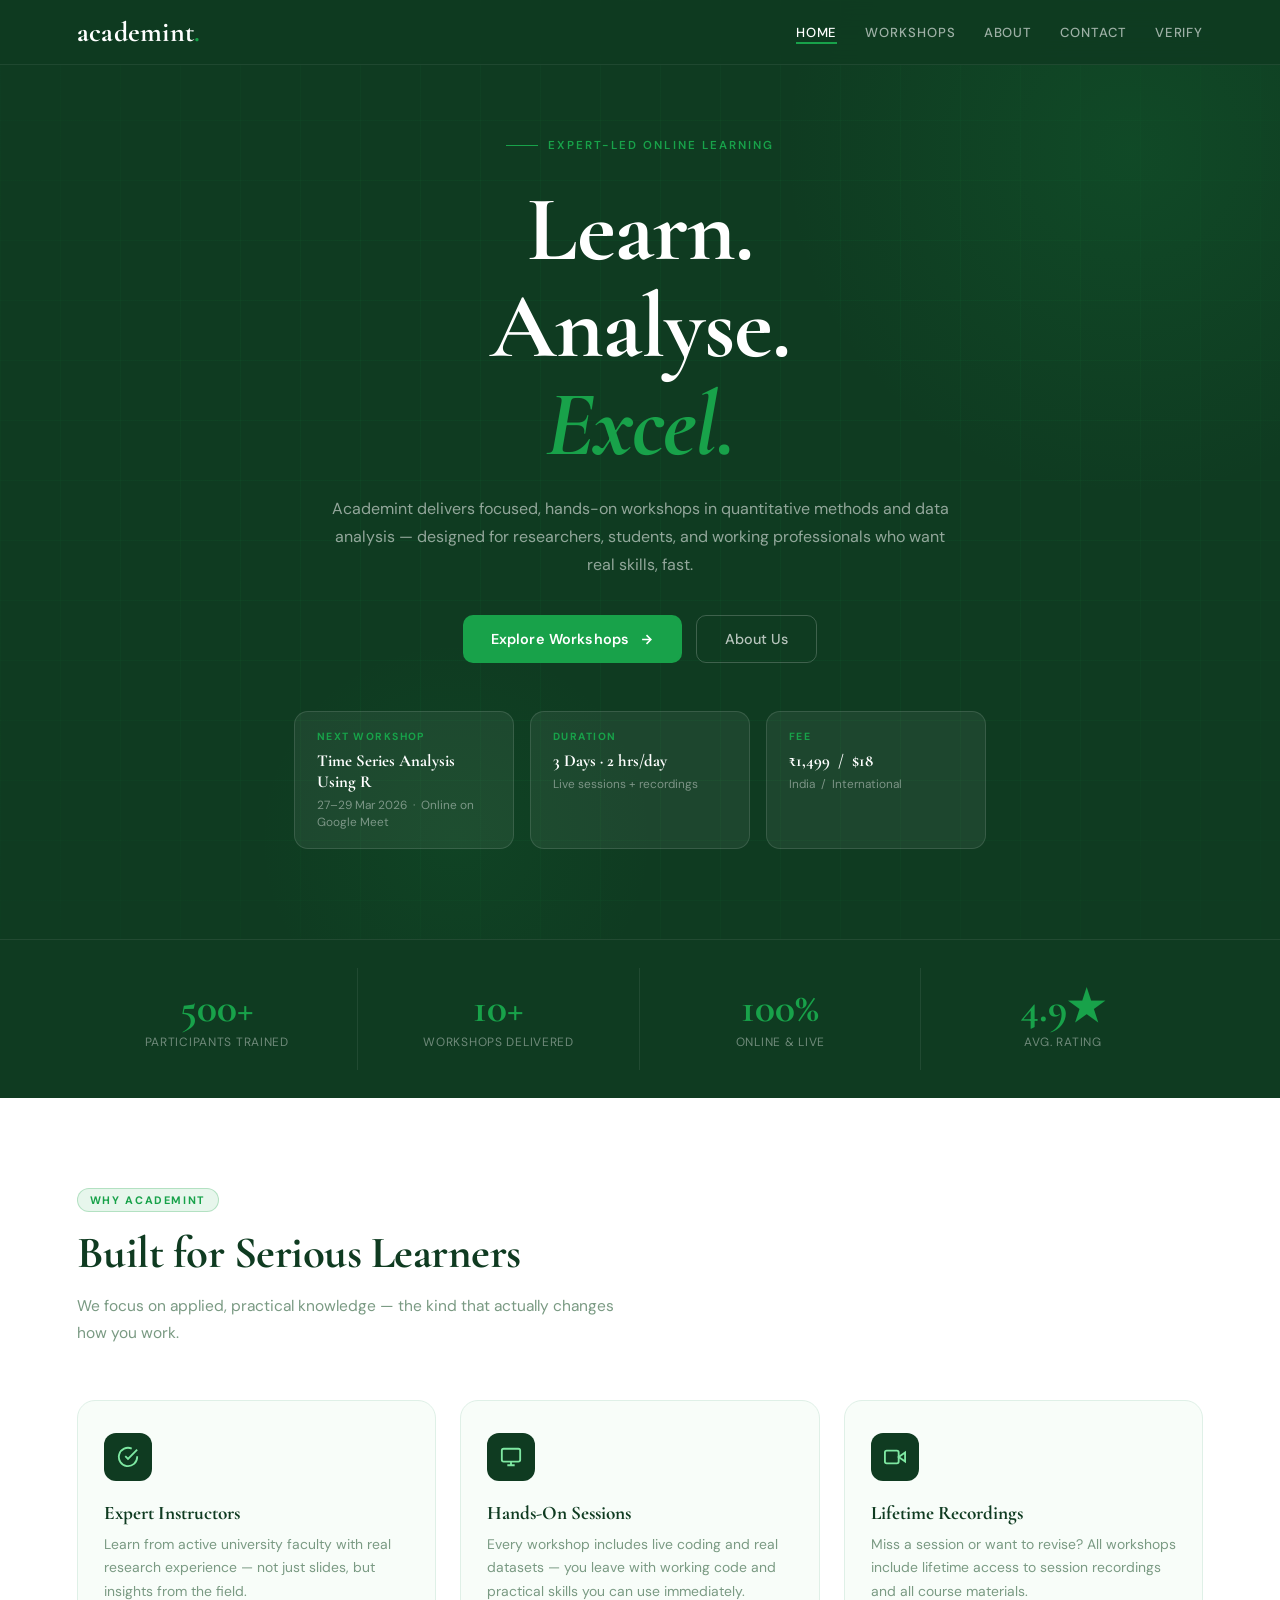
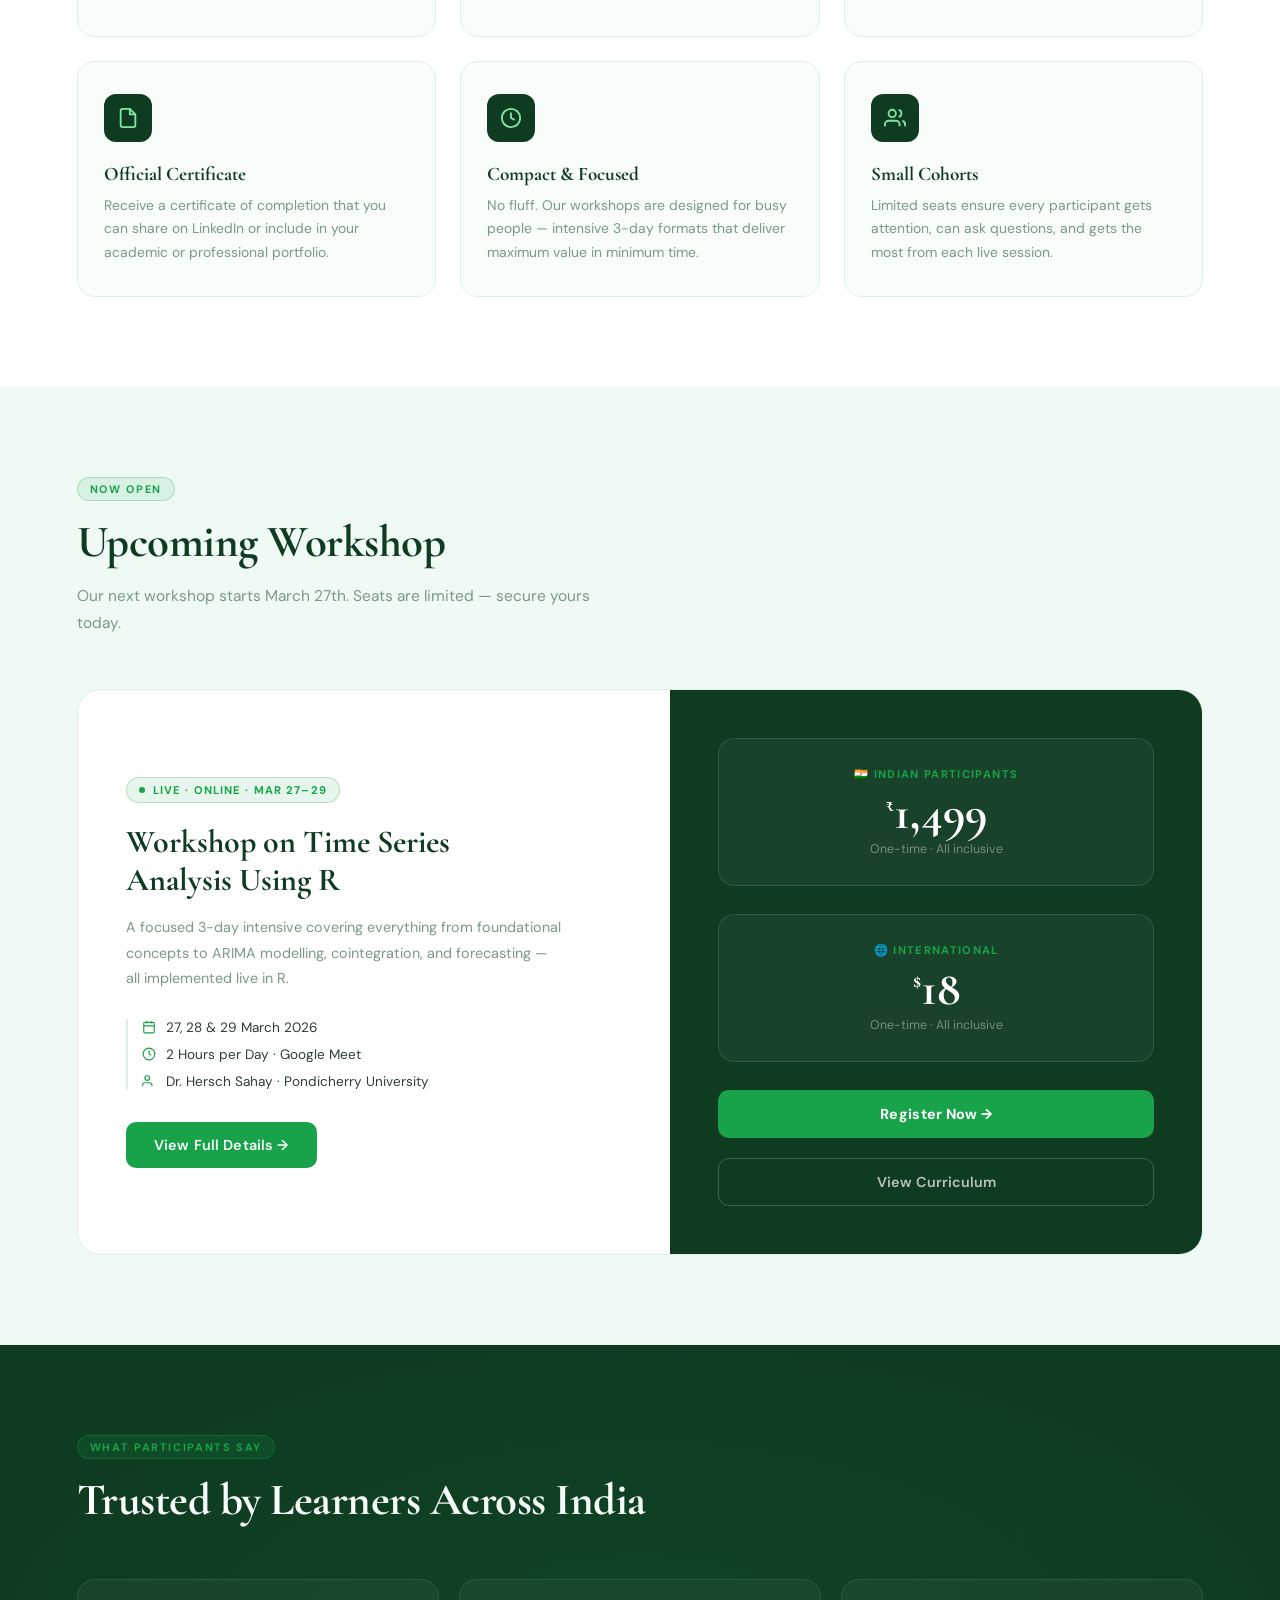
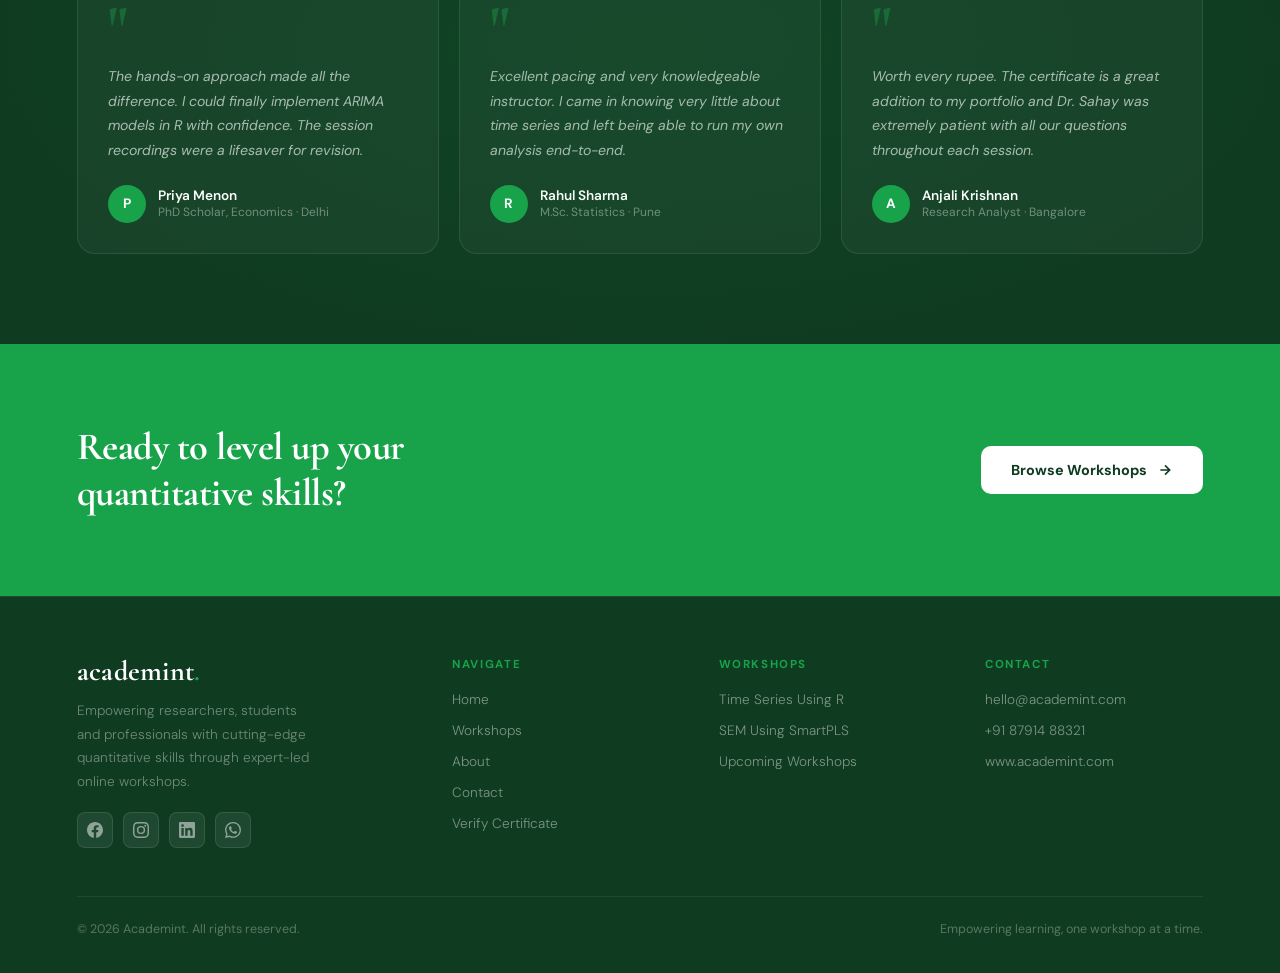
<file: index.html>
<!DOCTYPE html>
<html lang="en" data-page="home">
<head>
<meta charset="UTF-8">
<meta name="viewport" content="width=device-width, initial-scale=1.0">
<title>Academint — Expert-Led Online Workshops in Quantitative Methods</title>
<link rel="icon" type="image/jpeg" href="favicon.jpeg">
<meta name="description" content="Academint offers expert-led online workshops in quantitative methods, econometrics, time series analysis and data analytics for researchers, students and professionals across India and beyond.">
<meta name="robots" content="index, follow">
<meta name="keywords" content="online workshops, quantitative methods, econometrics, time series analysis, R programming, SEM, SmartPLS, research methods, data analysis, India">
<meta name="author" content="Academint">
<link rel="canonical" href="https://www.academint.com/">

<!-- Open Graph -->
<meta property="og:type" content="website">
<meta property="og:url" content="https://www.academint.com/">
<meta property="og:site_name" content="Academint">
<meta property="og:title" content="Academint — Expert-Led Online Workshops">
<meta property="og:description" content="Join Academint's live online workshops and master quantitative research skills — time series analysis, SEM, econometrics and more. Certificates included.">
<meta property="og:image" content="https://www.academint.com/og-banner.jpg">
<meta property="og:image:width" content="1200">
<meta property="og:image:height" content="630">
<meta property="og:locale" content="en_IN">

<!-- Twitter Card -->
<meta name="twitter:card" content="summary_large_image">
<meta name="twitter:title" content="Academint — Expert-Led Online Workshops">
<meta name="twitter:description" content="Join Academint's live online workshops and master quantitative research skills — time series analysis, SEM, econometrics and more. Certificates included.">
<meta name="twitter:image" content="https://www.academint.com/og-banner.jpg">


<link rel="stylesheet" href="style.css">
<style>

/* ── HERO ── */
.hero {
  min-height: 100vh;
  background: var(--ink);
  display: grid;
  grid-template-columns: 1fr;
  align-items: center;
  padding: 130px 6vw 90px;
  position: relative;
  overflow: hidden;
  gap: 0;
  text-align: center;
}

.hero::before {
  content: '';
  position: absolute;
  top: -200px; right: -200px;
  width: min(700px, 100vw); height: min(700px, 100vw);
  border-radius: 50%;
  background: radial-gradient(circle, rgba(24,162,74,0.14) 0%, transparent 70%);
  pointer-events: none;
}

.hero::after {
  content: '';
  position: absolute;
  bottom: -100px; left: 20%;
  width: min(400px, 80vw); height: min(400px, 80vw);
  border-radius: 50%;
  background: radial-gradient(circle, rgba(24,162,74,0.08) 0%, transparent 70%);
  pointer-events: none;
}

.hero-texture {
  position: absolute; inset: 0;
  background-image:
    linear-gradient(rgba(24,162,74,0.07) 1px, transparent 1px),
    linear-gradient(90deg, rgba(24,162,74,0.07) 1px, transparent 1px);
  background-size: 60px 60px;
  mask-image: radial-gradient(ellipse 80% 80% at 50% 50%, black 40%, transparent 100%);
  -webkit-mask-image: radial-gradient(ellipse 80% 80% at 50% 50%, black 40%, transparent 100%);
  pointer-events: none;
}

.hero-left { position: relative; z-index: 5; }

.hero-eyebrow {
  display: inline-flex;
  justify-content: center;
  align-items: center;
  gap: 10px;
  margin-bottom: 28px;
}
.eyebrow-line { width: 32px; height: 1.5px; background: var(--leaf); }
.eyebrow-text {
  font-size: 0.72rem; font-weight: 600;
  letter-spacing: 0.18em; text-transform: uppercase; color: var(--leaf);
}

.hero h1 {
  font-family: 'Cormorant Garamond', serif;
  font-weight: 700;
  font-size: clamp(2.6rem, 10vw, 5.8rem);
  color: #fff;
  line-height: 1.05;
  letter-spacing: -1px;
  margin-bottom: 22px;
}
.hero h1 em { font-style: italic; color: var(--leaf); }

.hero-sub {
  font-size: clamp(0.9rem, 2.5vw, 1rem);
  color: rgba(255,255,255,0.55);
  line-height: 1.75;
  margin-bottom: 36px;
  max-width: 640px; margin-left: auto; margin-right: auto;
  font-weight: 400;
}

.hero-btns { display: flex; gap: 14px; flex-wrap: wrap; justify-content: center; }

/* stats bar */
.stats-bar {
  background: rgba(255,255,255,0.04);
  border-top: 1px solid rgba(255,255,255,0.08);
  padding: 28px 6vw;
  display: grid;
  grid-template-columns: repeat(4, 1fr);
  gap: 1px;
  background: var(--ink);
  position: relative;
  z-index: 5;
}

.stat-item {
  padding: 20px 28px;
  border-right: 1px solid rgba(255,255,255,0.08);
  text-align: center;
}
.stat-item:last-child { border-right: none; }
.stat-num {
  font-family: 'Cormorant Garamond', serif;
  font-size: 2.6rem;
  font-weight: 700;
  color: var(--leaf);
  line-height: 1;
  margin-bottom: 4px;
}
.stat-lbl {
  font-size: 0.75rem;
  letter-spacing: 0.06em;
  text-transform: uppercase;
  color: rgba(255,255,255,0.4);
}

/* speaker card */
.hero-right { position: relative; z-index: 5; display: flex; justify-content: flex-end; }

.speaker-card {
  background: rgba(255,255,255,0.04);
  border: 1px solid rgba(255,255,255,0.1);
  border-radius: 24px;
  padding: 36px;
  max-width: 320px;
  width: 100%;
  position: relative;
}
.speaker-card::before {
  content: '';
  position: absolute;
  inset: -1px;
  border-radius: 25px;
  background: linear-gradient(135deg, rgba(24,162,74,0.3), transparent 50%);
  pointer-events: none;
  z-index: -1;
}

.card-tag {
  font-size: 0.65rem; font-weight: 700;
  letter-spacing: 0.14em; text-transform: uppercase; color: var(--leaf);
  margin-bottom: 20px;
  display: flex; align-items: center; gap: 8px;
}
.card-tag::after { content: ''; flex: 1; height: 1px; background: rgba(255,255,255,0.1); }

.speaker-photo {
  width: 80px; height: 80px;
  border-radius: 16px;
  object-fit: cover; object-position: center top;
  display: block; margin-bottom: 16px;
  border: 2px solid rgba(24,162,74,0.5);
}

.speaker-name {
  font-family: 'Cormorant Garamond', serif;
  font-size: 1.3rem; font-weight: 700;
  color: #fff; margin-bottom: 4px;
}

.speaker-role {
  font-size: 0.8rem; color: rgba(255,255,255,0.45);
  line-height: 1.6; margin-bottom: 24px;
}

.mini-stats {
  display: grid; grid-template-columns: 1fr 1fr;
  gap: 1px; background: rgba(255,255,255,0.07);
  border-radius: 12px; overflow: hidden;
}
.mini-stat {
  background: rgba(255,255,255,0.03);
  padding: 14px 16px; text-align: center;
}
.mini-stat-num {
  font-family: 'Cormorant Garamond', serif;
  font-size: 1.5rem; font-weight: 700;
  color: var(--leaf); line-height: 1; margin-bottom: 3px;
}
.mini-stat-lbl {
  font-size: 0.65rem; letter-spacing: 0.06em;
  text-transform: uppercase; color: rgba(255,255,255,0.35);
}

/* ── WHY ACADEMINT ── */
.why-section { padding: 90px 6vw; background: var(--white); }

.why-grid {
  display: grid;
  grid-template-columns: repeat(3, 1fr);
  gap: 24px;
  margin-top: 52px;
}

.why-card {
  border: 1px solid var(--mist);
  border-radius: 18px;
  padding: 32px 26px;
  background: var(--paper);
  transition: all 0.25s;
  position: relative;
  overflow: hidden;
}
.why-card::before {
  content: '';
  position: absolute;
  top: 0; left: 0; right: 0;
  height: 3px;
  background: linear-gradient(90deg, var(--leaf), transparent);
  opacity: 0;
  transition: opacity 0.25s;
}
.why-card:hover { transform: translateY(-4px); box-shadow: 0 16px 48px rgba(15,59,33,0.1); border-color: var(--leaf); }
.why-card:hover::before { opacity: 1; }

.why-icon {
  width: 48px; height: 48px;
  background: var(--ink); border-radius: 12px;
  display: flex; align-items: center; justify-content: center;
  margin-bottom: 20px;
}

.why-card h3 {
  font-family: 'Cormorant Garamond', serif;
  font-size: 1.2rem; font-weight: 700;
  color: var(--ink); margin-bottom: 8px;
}

.why-card p { font-size: 0.87rem; color: var(--soft); line-height: 1.7; }

/* ── FEATURED WORKSHOP ── */
.featured-section {
  padding: 90px 6vw;
  background: var(--foam);
}

.workshop-feature {
  display: grid;
  grid-template-columns: 1fr 1fr;
  gap: 60px;
  align-items: center;
  margin-top: 52px;
  background: var(--white);
  border: 1px solid var(--mist);
  border-radius: 24px;
  overflow: hidden;
}

.workshop-feature-left {
  padding: 48px;
}

.ws-badge {
  display: inline-flex;
  align-items: center;
  gap: 8px;
  background: rgba(24,162,74,0.1);
  border: 1px solid rgba(24,162,74,0.25);
  color: var(--leaf);
  font-size: 0.7rem;
  font-weight: 700;
  letter-spacing: 0.1em;
  text-transform: uppercase;
  padding: 5px 12px;
  border-radius: 100px;
  margin-bottom: 20px;
}
.ws-badge::before {
  content: '';
  width: 6px; height: 6px;
  background: var(--leaf);
  border-radius: 50%;
  animation: pulse 2s infinite;
}

.workshop-feature-left h3 {
  font-family: 'Cormorant Garamond', serif;
  font-size: 2rem; font-weight: 700;
  color: var(--ink); line-height: 1.2; margin-bottom: 16px;
}

.workshop-feature-left p {
  font-size: 0.9rem; color: var(--soft);
  line-height: 1.75; margin-bottom: 28px;
}

.ws-meta {
  display: flex; flex-direction: column; gap: 10px;
  margin-bottom: 32px;
  padding-left: 14px;
  border-left: 2px solid var(--mist);
}
.ws-meta-item {
  font-size: 0.85rem; color: var(--body);
  display: flex; align-items: center; gap: 10px;
}
.ws-meta-item svg { color: var(--leaf); flex-shrink: 0; }

.workshop-feature-right {
  background: var(--ink);
  padding: 48px;
  height: 100%;
  display: flex;
  flex-direction: column;
  justify-content: center;
  gap: 20px;
}

.price-display {
  text-align: center;
  padding: 28px;
  border: 1px solid rgba(255,255,255,0.1);
  border-radius: 16px;
  background: rgba(255,255,255,0.04);
  margin-bottom: 8px;
}

.price-region { font-size: 0.7rem; font-weight: 700; letter-spacing: 0.12em; text-transform: uppercase; color: var(--leaf); margin-bottom: 8px; }
.price-big {
  font-family: 'Cormorant Garamond', serif;
  font-size: 3rem; font-weight: 700; color: #fff; line-height: 1;
}
.price-curr { font-size: 1.2rem; vertical-align: super; }
.price-sub { font-size: 0.78rem; color: rgba(255,255,255,0.4); margin-top: 4px; }

.btn-pay-ws {
  width: 100%; background: var(--leaf); color: #fff;
  border: none; border-radius: 11px; padding: 15px;
  font-family: 'DM Sans', sans-serif;
  font-size: 0.9rem; font-weight: 700;
  cursor: pointer; transition: all 0.2s; letter-spacing: 0.02em;
}
.btn-pay-ws:hover { background: #13913f; box-shadow: 0 8px 24px rgba(24,162,74,0.4); }

.btn-pay-ws-outline {
  width: 100%; background: transparent; color: rgba(255,255,255,0.7);
  border: 1px solid rgba(255,255,255,0.2); border-radius: 11px; padding: 14px;
  font-family: 'DM Sans', sans-serif;
  font-size: 0.9rem; font-weight: 600;
  cursor: pointer; transition: all 0.2s;
}
.btn-pay-ws-outline:hover { border-color: var(--leaf); color: var(--leaf); }

/* ── TESTIMONIAL ── */
.testimonial-section {
  padding: 90px 6vw;
  background: var(--ink);
  position: relative;
  overflow: hidden;
}
.testimonial-section::before {
  content: '';
  position: absolute; inset: 0;
  background: radial-gradient(ellipse 60% 60% at 50% 50%, rgba(24,162,74,0.08), transparent);
  pointer-events: none;
}

.testimonial-grid {
  display: grid;
  grid-template-columns: repeat(3, 1fr);
  gap: 20px;
  margin-top: 52px;
}

.testimonial-card {
  background: rgba(255,255,255,0.04);
  border: 1px solid rgba(255,255,255,0.09);
  border-radius: 18px;
  padding: 30px;
  transition: border-color 0.2s;
}
.testimonial-card:hover { border-color: rgba(24,162,74,0.4); }

.quote-mark {
  font-family: 'Cormorant Garamond', serif;
  font-size: 4rem; font-weight: 700;
  color: var(--leaf); opacity: 0.4;
  line-height: 0.6;
  margin-bottom: 16px;
  display: block;
}

.testimonial-card p {
  font-size: 0.88rem; color: rgba(255,255,255,0.65);
  line-height: 1.75; margin-bottom: 22px; font-style: italic;
}

.testimonial-author {
  display: flex; align-items: center; gap: 12px;
}
.author-avatar {
  width: 38px; height: 38px;
  border-radius: 50%;
  background: var(--leaf);
  display: flex; align-items: center; justify-content: center;
  font-size: 0.85rem; font-weight: 700; color: #fff;
  flex-shrink: 0;
}
.author-name { font-size: 0.85rem; font-weight: 600; color: #fff; }
.author-role { font-size: 0.75rem; color: rgba(255,255,255,0.4); }

/* ── CTA STRIP ── */
.cta-strip {
  padding: 80px 6vw;
  background: var(--leaf);
  display: flex;
  justify-content: space-between;
  align-items: center;
  gap: 32px;
  flex-wrap: wrap;
}

.cta-strip h2 {
  font-family: 'Cormorant Garamond', serif;
  font-size: clamp(1.8rem, 3vw, 2.6rem);
  font-weight: 700;
  color: #fff;
  letter-spacing: -0.5px;
  max-width: 500px;
  line-height: 1.2;
}

.btn-cta-white {
  display: inline-flex; align-items: center; gap: 10px;
  background: #fff; color: var(--ink);
  font-family: 'DM Sans', sans-serif;
  font-size: 0.9rem; font-weight: 700;
  padding: 15px 30px; border-radius: 10px;
  text-decoration: none; transition: all 0.2s;
  white-space: nowrap;
}
.btn-cta-white:hover {
  background: var(--foam);
  transform: translateY(-2px);
  box-shadow: 0 8px 28px rgba(0,0,0,0.2);
}

@keyframes pulse {
  0%,100% { box-shadow: 0 0 0 3px rgba(24,162,74,0.3); }
  50% { box-shadow: 0 0 0 6px rgba(24,162,74,0.1); }
}


/* ── HERO HIGHLIGHT CARDS ── */
.hero-highlights {
  display: flex;
  gap: 16px;
  margin-top: 48px;
  justify-content: center;
  flex-wrap: wrap;
}

.hero-highlight-card {
  background: rgba(255,255,255,0.06);
  border: 1px solid rgba(255,255,255,0.12);
  border-radius: 14px;
  padding: 18px 22px;
  text-align: left;
  flex: 1;
  min-width: 160px;
  max-width: 220px;
  backdrop-filter: blur(4px);
}

.hh-label {
  font-size: 0.65rem;
  font-weight: 700;
  letter-spacing: 0.14em;
  text-transform: uppercase;
  color: var(--leaf);
  margin-bottom: 7px;
}

.hh-title {
  font-family: 'Cormorant Garamond', serif;
  font-size: 1.05rem;
  font-weight: 700;
  color: #fff;
  line-height: 1.25;
  margin-bottom: 5px;
}

.hh-meta {
  font-size: 0.74rem;
  color: rgba(255,255,255,0.42);
  line-height: 1.4;
}

/* ══════════════════════════════════════════
   INDEX — mobile-first responsive
══════════════════════════════════════════ */

/* Tablet ≤ 900px */
@media (max-width: 900px) {
  .hero { padding: 110px 5vw 70px; min-height: auto; }
  .stats-bar { grid-template-columns: repeat(2,1fr); }
  .why-grid { grid-template-columns: 1fr 1fr; gap: 16px; }
  .workshop-feature { grid-template-columns: 1fr; gap: 0; }
  .workshop-feature-right { padding: 36px; border-radius: 0 0 24px 24px; }
  .testimonial-grid { grid-template-columns: 1fr 1fr; gap: 16px; }
  .cta-strip { flex-direction: column; text-align: center; }
  .btn-cta-white { justify-content: center; }
}

/* Mobile ≤ 768px */
@media (max-width: 768px) {
  .hero { padding: 96px 5vw 56px; min-height: unset; }
  .hero h1 { font-size: clamp(2.6rem, 11vw, 4rem); letter-spacing: -1px; }
  .hero-sub { font-size: 0.93rem; max-width: 100%; }
  .hero-btns { flex-direction: column; align-items: center; gap: 12px; }
  .hero-btns a { width: 100%; max-width: 340px; justify-content: center; }

  .hero-highlights { gap: 10px; margin-top: 36px; }
  .hero-highlight-card { min-width: 0; flex: 1 1 calc(50% - 5px); max-width: none; padding: 14px 16px; }

  .stats-bar { grid-template-columns: repeat(2,1fr); padding: 0; }
  .stat-item { padding: 18px 10px; border-right: none; border-bottom: 1px solid rgba(255,255,255,0.08); }
  .stat-item:nth-child(odd) { border-right: 1px solid rgba(255,255,255,0.08); }
  .stat-item:nth-last-child(-n+2) { border-bottom: none; }
  .stat-num { font-size: 2.2rem; }

  .why-section { padding: 56px 5vw; }
  .why-grid { grid-template-columns: 1fr; gap: 14px; margin-top: 32px; }
  .why-card { padding: 22px 18px; }

  .featured-section { padding: 56px 5vw; }
  .workshop-feature { margin-top: 32px; border-radius: 18px; }
  .workshop-feature-left { padding: 24px 22px; }
  .workshop-feature-right { padding: 24px 22px; border-radius: 0 0 18px 18px; }
  .workshop-feature-left h3 { font-size: 1.55rem; }
  .price-display { padding: 18px 16px; }
  .price-big { font-size: 2.4rem; }

  .testimonial-section { padding: 56px 5vw; }
  .testimonial-grid { grid-template-columns: 1fr; gap: 14px; margin-top: 32px; }
  .testimonial-card { padding: 24px 20px; }

  .cta-strip { padding: 56px 5vw; gap: 24px; flex-direction: column; text-align: center; align-items: center; }
  .cta-strip h2 { font-size: clamp(1.6rem, 6vw, 2.2rem); max-width: 100%; }
  .btn-cta-white { width: 100%; max-width: 320px; justify-content: center; }
}

/* Small mobile ≤ 480px */
@media (max-width: 480px) {
  .hero { padding: 88px 5vw 48px; }
  .hero h1 { font-size: clamp(2.4rem, 13vw, 3.2rem); letter-spacing: -0.5px; }
  .hero-btns a { max-width: 100%; }
  .hero-highlights { flex-direction: column; gap: 10px; }
  .hero-highlight-card { flex: 1 1 100%; max-width: 100%; }

  .stats-bar { grid-template-columns: 1fr 1fr; }
  .stat-item { padding: 16px 8px; }
  .stat-num { font-size: 2rem; }

  .why-grid { gap: 10px; }
  .why-card { padding: 20px 16px; }
  .why-card h3 { font-size: 1.1rem; }

  .workshop-feature-left h3 { font-size: 1.35rem; }
  .price-big { font-size: 2rem; }
  .workshop-feature-left { padding: 20px 18px; }
  .workshop-feature-right { padding: 20px 18px; }

  .testimonial-card { padding: 20px 16px; }
  .cta-strip { padding: 48px 5vw; }
}

/* ═══════════════════════════════════════════════════════════════
   INDEX — mobile-first responsive
═══════════════════════════════════════════════════════════════ */

/* Tablet 768–900 */
@media (max-width: 900px) {
  .hero { padding: 110px 5vw 64px; }
  .stats-bar { grid-template-columns: repeat(2, 1fr); }
  .why-grid { grid-template-columns: 1fr 1fr; gap: 16px; }
  .workshop-feature { grid-template-columns: 1fr; gap: 0; }
  .workshop-feature-right { padding: 36px; border-radius: 0 0 24px 24px; }
  .testimonial-grid { grid-template-columns: 1fr 1fr; gap: 16px; }
  .cta-strip { flex-direction: column; text-align: center; }
}

/* Mobile ≤ 768 */
@media (max-width: 768px) {
  /* Hero */
  .hero { padding: 100px 5vw 56px; min-height: auto; }
  .hero h1 { font-size: clamp(2.4rem, 11vw, 3.8rem); letter-spacing: -1px; }
  .hero-sub { font-size: 0.92rem; margin-bottom: 32px; }
  .hero-btns { flex-direction: column; align-items: stretch; gap: 10px; }
  .hero-btns a { width: 100%; justify-content: center; }

  /* Highlight cards */
  .hero-highlights { flex-direction: row; flex-wrap: wrap; gap: 10px; margin-top: 36px; }
  .hero-highlight-card { flex: 1 1 calc(50% - 5px); min-width: 0; max-width: 100%; padding: 14px 16px; }

  /* Stats */
  .stats-bar { grid-template-columns: 1fr 1fr; padding: 0; }
  .stat-item { padding: 18px 12px; }
  .stat-num { font-size: 2rem; }

  /* Why section */
  .why-section { padding: 60px 5vw; }
  .why-grid { grid-template-columns: 1fr; gap: 12px; margin-top: 32px; }
  .why-card { padding: 22px 18px; }

  /* Featured workshop */
  .featured-section { padding: 60px 5vw; }
  .workshop-feature { margin-top: 32px; }
  .workshop-feature-left { padding: 26px 22px; }
  .workshop-feature-left h3 { font-size: 1.5rem; }
  .workshop-feature-right { padding: 26px 22px; gap: 16px; }
  .price-big { font-size: 2.2rem; }
  .price-display { padding: 18px 16px; }

  /* Testimonials */
  .testimonial-section { padding: 60px 5vw; }
  .testimonial-grid { grid-template-columns: 1fr; gap: 12px; margin-top: 32px; }
  .testimonial-card { padding: 22px 18px; }

  /* CTA */
  .cta-strip { padding: 56px 5vw; gap: 24px; }
  .btn-cta-white { width: 100%; justify-content: center; }
}

/* Small mobile ≤ 480 */
@media (max-width: 480px) {
  .hero { padding: 88px 5vw 44px; }
  .hero h1 { font-size: clamp(2rem, 12vw, 2.8rem); }
  .hero-highlights { flex-direction: column; }
  .hero-highlight-card { flex: 1 1 100%; }
  .stats-bar { grid-template-columns: 1fr 1fr; }
  .why-grid { gap: 10px; }
  .workshop-feature-left { padding: 20px 16px; }
  .workshop-feature-right { padding: 20px 16px; }
}

</style>
</head>
<body data-page="home">

<nav>
  <a class="wordmark" href="index.html">academint<span class="dot">.</span></a>
  <div class="nav-links">
    <a href="index.html" class="nav-link active" data-page="home">Home</a>
    <a href="workshops.html" class="nav-link" data-page="workshops">Workshops</a>
    <a href="about.html" class="nav-link" data-page="about">About</a>
    <a href="contact.html" class="nav-link" data-page="contact">Contact</a>
    <a href="https://script.google.com/macros/s/AKfycbxGgGz_9gaCjuFKw4x63OF2SNsEOQ_vtW3P5gdJwf_WA6IEUc1C6IgLrrl_P_nnKpfduQ/exec" target="_blank" class="nav-link">Verify</a>
  </div>
  <button class="hamburger" onclick="openMenu()" aria-label="Open menu"><span></span><span></span><span></span></button>
</nav>
<!-- MOBILE MENU -->
<div class="mobile-menu" id="mobile-menu">
  <button class="mobile-menu-close" onclick="closeMenu()" aria-label="Close menu">✕</button>
  <a href="index.html" class="active">Home</a>
  <a href="workshops.html" class="">Workshops</a>
  <a href="about.html" class="">About</a>
  <a href="contact.html" class="">Contact</a>
  <a href="https://script.google.com/macros/s/AKfycbxGgGz_9gaCjuFKw4x63OF2SNsEOQ_vtW3P5gdJwf_WA6IEUc1C6IgLrrl_P_nnKpfduQ/exec" target="_blank">Verify</a>
</div>

<script>
function openMenu()  { document.getElementById('mobile-menu').classList.add('open');    document.querySelector('.hamburger').classList.add('open');    document.body.style.overflow='hidden'; }
function closeMenu() { document.getElementById('mobile-menu').classList.remove('open'); document.querySelector('.hamburger').classList.remove('open'); document.body.style.overflow=''; }
</script>

<!-- ═══ HERO ═══ -->
<section class="hero">
  <div class="hero-texture"></div>

  <div class="hero-left">
    <div class="hero-eyebrow fade-up">
      <div class="eyebrow-line"></div>
      <span class="eyebrow-text">Expert-Led Online Learning</span>
    </div>

    <h1 class="fade-up-1">Learn.<br>Analyse.<br><em>Excel.</em></h1>

    <p class="hero-sub fade-up-2">
      Academint delivers focused, hands-on workshops in quantitative methods and data analysis — designed for researchers, students, and working professionals who want real skills, fast.
    </p>

    <div class="hero-btns fade-up-3">
      <a href="workshops.html" class="btn-primary">
        Explore Workshops
        <svg width="15" height="15" fill="none" stroke="currentColor" stroke-width="2.5" viewBox="0 0 24 24"><path d="M5 12h14M12 5l7 7-7 7"/></svg>
      </a>
      <a href="about.html" class="btn-ghost">About Us</a>
    </div>

    <div class="hero-highlights fade-up-4">
      <div class="hero-highlight-card">
        <div class="hh-label">Next Workshop</div>
        <div class="hh-title">Time Series Analysis Using R</div>
        <div class="hh-meta">27–29 Mar 2026 &nbsp;·&nbsp; Online on Google Meet</div>
      </div>
      <div class="hero-highlight-card">
        <div class="hh-label">Duration</div>
        <div class="hh-title">3 Days · 2 hrs/day</div>
        <div class="hh-meta">Live sessions + recordings</div>
      </div>
      <div class="hero-highlight-card">
        <div class="hh-label">Fee</div>
        <div class="hh-title">₹1,499 &nbsp;/&nbsp; $18</div>
        <div class="hh-meta">India &nbsp;/&nbsp; International</div>
      </div>
    </div>
  </div>
</section>

<!-- Stats bar -->
<div class="stats-bar">
  <div class="stat-item">
    <div class="stat-num">500+</div>
    <div class="stat-lbl">Participants Trained</div>
  </div>
  <div class="stat-item">
    <div class="stat-num">10+</div>
    <div class="stat-lbl">Workshops Delivered</div>
  </div>
  <div class="stat-item">
    <div class="stat-num">100%</div>
    <div class="stat-lbl">Online & Live</div>
  </div>
  <div class="stat-item">
    <div class="stat-num">4.9★</div>
    <div class="stat-lbl">Avg. Rating</div>
  </div>
</div>

<!-- ═══ WHY ACADEMINT ═══ -->
<section class="why-section">
  <div class="section-eyebrow">
    <span class="eyebrow-pill">Why Academint</span>
  </div>
  <h2 class="section-h2">Built for Serious Learners</h2>
  <p class="section-lead">We focus on applied, practical knowledge — the kind that actually changes how you work.</p>

  <div class="why-grid">
    <div class="why-card">
      <div class="why-icon">
        <svg width="22" height="22" fill="none" stroke="#7ee8a2" stroke-width="2" viewBox="0 0 24 24"><path d="M22 11.08V12a10 10 0 1 1-5.93-9.14"/><path d="M22 4 12 14.01l-3-3"/></svg>
      </div>
      <h3>Expert Instructors</h3>
      <p>Learn from active university faculty with real research experience — not just slides, but insights from the field.</p>
    </div>
    <div class="why-card">
      <div class="why-icon">
        <svg width="22" height="22" fill="none" stroke="#7ee8a2" stroke-width="2" viewBox="0 0 24 24"><rect x="2" y="3" width="20" height="14" rx="2"/><path d="M8 21h8M12 17v4"/></svg>
      </div>
      <h3>Hands-On Sessions</h3>
      <p>Every workshop includes live coding and real datasets — you leave with working code and practical skills you can use immediately.</p>
    </div>
    <div class="why-card">
      <div class="why-icon">
        <svg width="22" height="22" fill="none" stroke="#7ee8a2" stroke-width="2" viewBox="0 0 24 24"><polygon points="23 7 16 12 23 17 23 7"/><rect x="1" y="5" width="15" height="14" rx="2"/></svg>
      </div>
      <h3>Lifetime Recordings</h3>
      <p>Miss a session or want to revise? All workshops include lifetime access to session recordings and all course materials.</p>
    </div>
    <div class="why-card">
      <div class="why-icon">
        <svg width="22" height="22" fill="none" stroke="#7ee8a2" stroke-width="2" viewBox="0 0 24 24"><path d="M14 2H6a2 2 0 0 0-2 2v16a2 2 0 0 0 2 2h12a2 2 0 0 0 2-2V8z"/><polyline points="14 2 14 8 20 8"/></svg>
      </div>
      <h3>Official Certificate</h3>
      <p>Receive a certificate of completion that you can share on LinkedIn or include in your academic or professional portfolio.</p>
    </div>
    <div class="why-card">
      <div class="why-icon">
        <svg width="22" height="22" fill="none" stroke="#7ee8a2" stroke-width="2" viewBox="0 0 24 24"><circle cx="12" cy="12" r="10"/><path d="M12 6v6l4 2"/></svg>
      </div>
      <h3>Compact & Focused</h3>
      <p>No fluff. Our workshops are designed for busy people — intensive 3-day formats that deliver maximum value in minimum time.</p>
    </div>
    <div class="why-card">
      <div class="why-icon">
        <svg width="22" height="22" fill="none" stroke="#7ee8a2" stroke-width="2" viewBox="0 0 24 24"><path d="M17 21v-2a4 4 0 0 0-4-4H5a4 4 0 0 0-4 4v2"/><circle cx="9" cy="7" r="4"/><path d="M23 21v-2a4 4 0 0 0-3-3.87M16 3.13a4 4 0 0 1 0 7.75"/></svg>
      </div>
      <h3>Small Cohorts</h3>
      <p>Limited seats ensure every participant gets attention, can ask questions, and gets the most from each live session.</p>
    </div>
  </div>
</section>

<!-- ═══ FEATURED WORKSHOP ═══ -->
<section class="featured-section">
  <div class="section-eyebrow">
    <span class="eyebrow-pill">Now Open</span>
  </div>
  <h2 class="section-h2">Upcoming Workshop</h2>
  <p class="section-lead">Our next workshop starts March 27th. Seats are limited — secure yours today.</p>

  <div class="workshop-feature">
    <div class="workshop-feature-left">
      <div class="ws-badge">Live · Online · Mar 27–29</div>
      <h3>Workshop on Time Series Analysis Using R</h3>
      <p>A focused 3-day intensive covering everything from foundational concepts to ARIMA modelling, cointegration, and forecasting — all implemented live in R.</p>
      <div class="ws-meta">
        <div class="ws-meta-item">
          <svg width="14" height="14" fill="none" stroke="currentColor" stroke-width="2" viewBox="0 0 24 24"><rect x="3" y="4" width="18" height="18" rx="2"/><path d="M16 2v4M8 2v4M3 10h18"/></svg>
          27, 28 &amp; 29 March 2026
        </div>
        <div class="ws-meta-item">
          <svg width="14" height="14" fill="none" stroke="currentColor" stroke-width="2" viewBox="0 0 24 24"><circle cx="12" cy="12" r="10"/><path d="M12 6v6l4 2"/></svg>
          2 Hours per Day · Google Meet
        </div>
        <div class="ws-meta-item">
          <svg width="14" height="14" fill="none" stroke="currentColor" stroke-width="2" viewBox="0 0 24 24"><path d="M17 21v-2a4 4 0 0 0-4-4H5a4 4 0 0 0-4 4v2"/><circle cx="9" cy="7" r="4"/></svg>
          Dr. Hersch Sahay · Pondicherry University
        </div>
      </div>
      <a href="workshops.html" class="btn-primary">View Full Details →</a>
    </div>
    <div class="workshop-feature-right">
      <div class="price-display">
        <div class="price-region">🇮🇳 Indian Participants</div>
        <div class="price-big"><span class="price-curr">₹</span>1,499</div>
        <div class="price-sub">One-time · All inclusive</div>
      </div>
      <div class="price-display">
        <div class="price-region">🌐 International</div>
        <div class="price-big"><span class="price-curr">$</span>18</div>
        <div class="price-sub">One-time · All inclusive</div>
      </div>
      <button class="btn-pay-ws" onclick="window.location.href='workshops.html'">Register Now →</button>
      <button class="btn-pay-ws-outline" onclick="window.location.href='workshops.html'">View Curriculum</button>
    </div>
  </div>
</section>

<!-- ═══ TESTIMONIALS ═══ -->
<section class="testimonial-section">
  <div class="section-eyebrow">
    <span class="eyebrow-pill-light">What Participants Say</span>
  </div>
  <h2 class="section-h2-light">Trusted by Learners Across India</h2>

  <div class="testimonial-grid">
    <div class="testimonial-card">
      <span class="quote-mark">"</span>
      <p>The hands-on approach made all the difference. I could finally implement ARIMA models in R with confidence. The session recordings were a lifesaver for revision.</p>
      <div class="testimonial-author">
        <div class="author-avatar">P</div>
        <div>
          <div class="author-name">Priya Menon</div>
          <div class="author-role">PhD Scholar, Economics · Delhi</div>
        </div>
      </div>
    </div>
    <div class="testimonial-card">
      <span class="quote-mark">"</span>
      <p>Excellent pacing and very knowledgeable instructor. I came in knowing very little about time series and left being able to run my own analysis end-to-end.</p>
      <div class="testimonial-author">
        <div class="author-avatar">R</div>
        <div>
          <div class="author-name">Rahul Sharma</div>
          <div class="author-role">M.Sc. Statistics · Pune</div>
        </div>
      </div>
    </div>
    <div class="testimonial-card">
      <span class="quote-mark">"</span>
      <p>Worth every rupee. The certificate is a great addition to my portfolio and Dr. Sahay was extremely patient with all our questions throughout each session.</p>
      <div class="testimonial-author">
        <div class="author-avatar">A</div>
        <div>
          <div class="author-name">Anjali Krishnan</div>
          <div class="author-role">Research Analyst · Bangalore</div>
        </div>
      </div>
    </div>
  </div>
</section>

<!-- ═══ CTA STRIP ═══ -->
<div class="cta-strip">
  <h2>Ready to level up your quantitative skills?</h2>
  <a href="workshops.html" class="btn-cta-white">
    Browse Workshops
    <svg width="16" height="16" fill="none" stroke="currentColor" stroke-width="2.5" viewBox="0 0 24 24"><path d="M5 12h14M12 5l7 7-7 7"/></svg>
  </a>
</div>

<!-- ═══ FOOTER ═══ -->
<footer>
  <div class="footer-grid">
    <div class="footer-brand">
      <a class="wordmark" href="index.html">academint<span class="dot">.</span></a>
      <p>Empowering researchers, students and professionals with cutting-edge quantitative skills through expert-led online workshops.</p>
      
                <div class="footer-social">
          <a href="https://www.facebook.com/profile.php?id=61580182986337" target="_blank" class="social-icon" title="Facebook" aria-label="Facebook">
            <svg width="16" height="16" viewBox="0 0 24 24" fill="currentColor"><path d="M24 12.073c0-6.627-5.373-12-12-12s-12 5.373-12 12c0 5.99 4.388 10.954 10.125 11.854v-8.385H7.078v-3.47h3.047V9.43c0-3.007 1.792-4.669 4.533-4.669 1.312 0 2.686.235 2.686.235v2.953H15.83c-1.491 0-1.956.925-1.956 1.874v2.25h3.328l-.532 3.47h-2.796v8.385C19.612 23.027 24 18.062 24 12.073z"/></svg>
          </a>
          <a href="https://www.instagram.com/academint.official/" target="_blank" class="social-icon" title="Instagram" aria-label="Instagram">
            <svg width="16" height="16" viewBox="0 0 24 24" fill="currentColor"><path d="M12 2.163c3.204 0 3.584.012 4.85.07 3.252.148 4.771 1.691 4.919 4.919.058 1.265.069 1.645.069 4.849 0 3.205-.012 3.584-.069 4.849-.149 3.225-1.664 4.771-4.919 4.919-1.266.058-1.644.07-4.85.07-3.204 0-3.584-.012-4.849-.07-3.26-.149-4.771-1.699-4.919-4.92-.058-1.265-.07-1.644-.07-4.849 0-3.204.013-3.583.07-4.849.149-3.227 1.664-4.771 4.919-4.919 1.266-.057 1.645-.069 4.849-.069zM12 0C8.741 0 8.333.014 7.053.072 2.695.272.273 2.69.073 7.052.014 8.333 0 8.741 0 12c0 3.259.014 3.668.072 4.948.2 4.358 2.618 6.78 6.98 6.98C8.333 23.986 8.741 24 12 24c3.259 0 3.668-.014 4.948-.072 4.354-.2 6.782-2.618 6.979-6.98.059-1.28.073-1.689.073-4.948 0-3.259-.014-3.667-.072-4.947-.196-4.354-2.617-6.78-6.979-6.98C15.668.014 15.259 0 12 0zm0 5.838a6.162 6.162 0 1 0 0 12.324 6.162 6.162 0 0 0 0-12.324zM12 16a4 4 0 1 1 0-8 4 4 0 0 1 0 8zm6.406-11.845a1.44 1.44 0 1 0 0 2.881 1.44 1.44 0 0 0 0-2.881z"/></svg>
          </a>
          <a href="https://www.linkedin.com/company/academintofficial/" target="_blank" class="social-icon" title="LinkedIn" aria-label="LinkedIn">
            <svg width="16" height="16" viewBox="0 0 24 24" fill="currentColor"><path d="M20.447 20.452h-3.554v-5.569c0-1.328-.027-3.037-1.852-3.037-1.853 0-2.136 1.445-2.136 2.939v5.667H9.351V9h3.414v1.561h.046c.477-.9 1.637-1.85 3.37-1.85 3.601 0 4.267 2.37 4.267 5.455v6.286zM5.337 7.433a2.062 2.062 0 0 1-2.063-2.065 2.064 2.064 0 1 1 2.063 2.065zm1.782 13.019H3.555V9h3.564v11.452zM22.225 0H1.771C.792 0 0 .774 0 1.729v20.542C0 23.227.792 24 1.771 24h20.451C23.2 24 24 23.227 24 22.271V1.729C24 .774 23.2 0 22.222 0h.003z"/></svg>
          </a>
          <a href="https://chat.whatsapp.com/KkC97e8Gpti5kHQENrFezP" target="_blank" class="social-icon" title="WhatsApp" aria-label="WhatsApp">
            <svg width="16" height="16" viewBox="0 0 24 24" fill="currentColor"><path d="M17.472 14.382c-.297-.149-1.758-.867-2.03-.967-.273-.099-.471-.148-.67.15-.197.297-.767.966-.94 1.164-.173.199-.347.223-.644.075-.297-.15-1.255-.463-2.39-1.475-.883-.788-1.48-1.761-1.653-2.059-.173-.297-.018-.458.13-.606.134-.133.298-.347.446-.52.149-.174.198-.298.298-.497.099-.198.05-.371-.025-.52-.075-.149-.669-1.612-.916-2.207-.242-.579-.487-.5-.669-.51-.173-.008-.371-.01-.57-.01-.198 0-.52.074-.792.372-.272.297-1.04 1.016-1.04 2.479 0 1.462 1.065 2.875 1.213 3.074.149.198 2.096 3.2 5.077 4.487.709.306 1.262.489 1.694.625.712.227 1.36.195 1.871.118.571-.085 1.758-.719 2.006-1.413.248-.694.248-1.289.173-1.413-.074-.124-.272-.198-.57-.347m-5.421 7.403h-.004a9.87 9.87 0 0 1-5.031-1.378l-.361-.214-3.741.982.998-3.648-.235-.374a9.86 9.86 0 0 1-1.51-5.26c.001-5.45 4.436-9.884 9.888-9.884 2.64 0 5.122 1.03 6.988 2.898a9.825 9.825 0 0 1 2.893 6.994c-.003 5.45-4.437 9.884-9.885 9.884m8.413-18.297A11.815 11.815 0 0 0 12.05 0C5.495 0 .16 5.335.157 11.892c0 2.096.547 4.142 1.588 5.945L.057 24l6.305-1.654a11.882 11.882 0 0 0 5.683 1.448h.005c6.554 0 11.89-5.335 11.893-11.893a11.821 11.821 0 0 0-3.48-8.413z"/></svg>
          </a>
        </div>
    </div>
    <div class="footer-col">
      <h4>Navigate</h4>
      <ul>
        <li><a href="index.html">Home</a></li>
        <li><a href="workshops.html">Workshops</a></li>
        <li><a href="about.html">About</a></li>
        <li><a href="contact.html">Contact</a></li>
        <li><a href="https://script.google.com/macros/s/AKfycbxGgGz_9gaCjuFKw4x63OF2SNsEOQ_vtW3P5gdJwf_WA6IEUc1C6IgLrrl_P_nnKpfduQ/exec" target="_blank">Verify Certificate</a></li>
      </ul>
    </div>
    <div class="footer-col">
      <h4>Workshops</h4>
      <ul>
        <li><a href="workshops.html">Time Series Using R</a></li>
        <li><a href="workshops.html">SEM Using SmartPLS</a></li>
        <li><a href="workshops.html">Upcoming Workshops</a></li>
      </ul>
    </div>
    <div class="footer-col">
      <h4>Contact</h4>
      <ul>
        <li><a href="mailto:hello@academint.com">hello@academint.com</a></li>
        <li><a href="tel:+918791488321">+91 87914 88321</a></li>
        <li><a href="https://www.academint.com">www.academint.com</a></li>
      </ul>
    </div>
  </div>
  <div class="footer-bottom">
    <span>© 2026 Academint. All rights reserved.</span>
    <span>Empowering learning, one workshop at a time.</span>
  </div>
</footer>

</body>
</html>
</file>
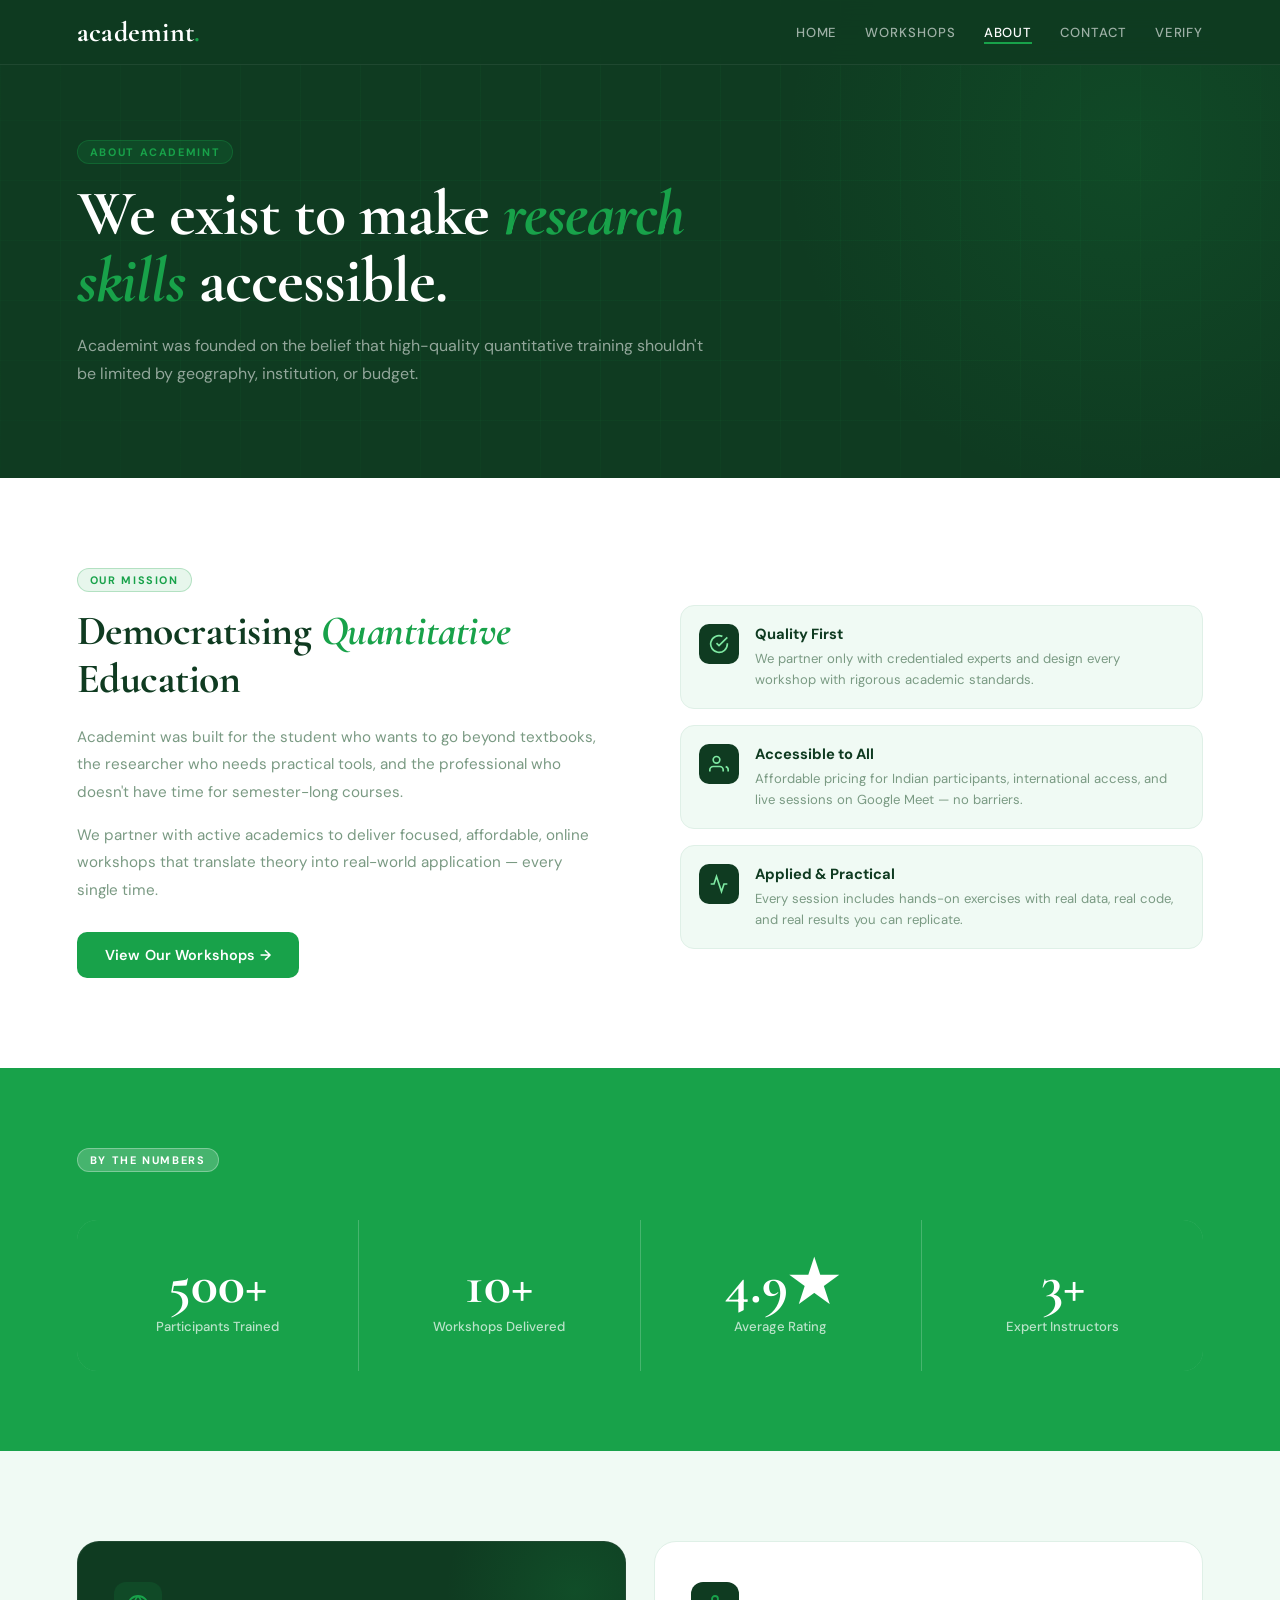
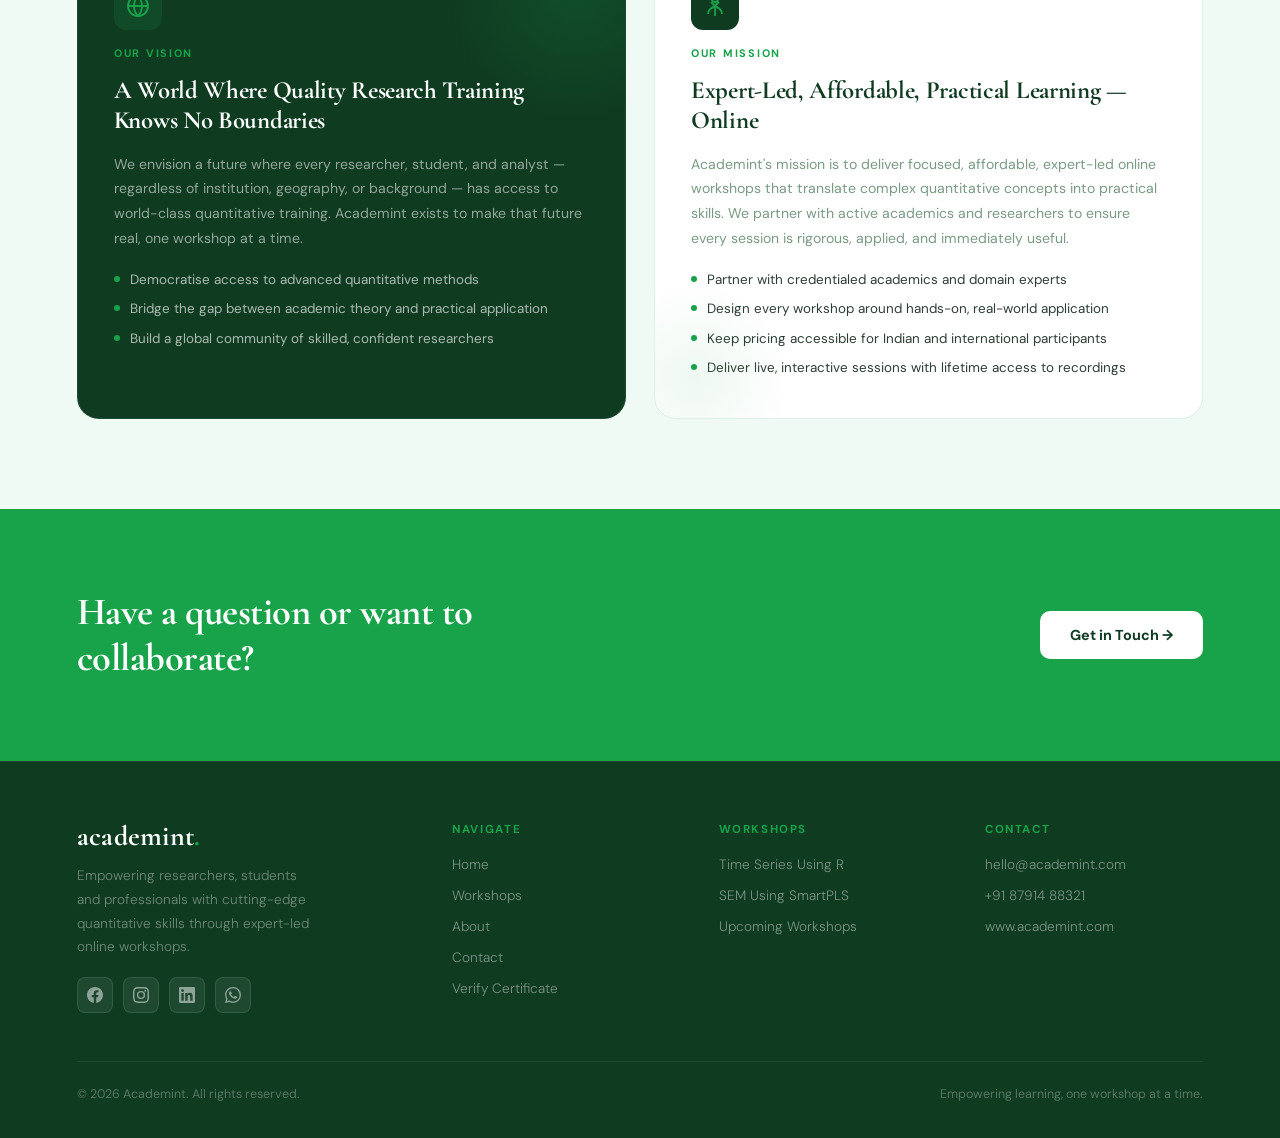
<file: about.html>
<!DOCTYPE html>
<html lang="en" data-page="about">
<head>
<meta charset="UTF-8">
<meta name="viewport" content="width=device-width, initial-scale=1.0">
<meta name="description" content="Learn about Academint — our mission to make expert quantitative training accessible to researchers and students across India and the world, and the journey that got us here.">
<meta name="robots" content="index, follow">
<meta name="keywords" content="about Academint, online learning India, quantitative training, econometrics education, workshop platform">
<meta name="author" content="Academint">
<link rel="canonical" href="https://www.academint.com/about.html">

<!-- Open Graph -->
<meta property="og:type" content="website">
<meta property="og:url" content="https://www.academint.com/about.html">
<meta property="og:site_name" content="Academint">
<meta property="og:title" content="About Academint — Making Expert Training Accessible">
<meta property="og:description" content="Academint was founded to bridge the gap between quality quantitative education and learners outside top institutions. Meet our team and learn our story.">
<meta property="og:image" content="https://www.academint.com/og-banner.jpg">
<meta property="og:image:width" content="1200">
<meta property="og:image:height" content="630">
<meta property="og:locale" content="en_IN">

<!-- Twitter Card -->
<meta name="twitter:card" content="summary_large_image">
<meta name="twitter:title" content="About Academint — Making Expert Training Accessible">
<meta name="twitter:description" content="Academint was founded to bridge the gap between quality quantitative education and learners outside top institutions. Meet our team and learn our story.">
<meta name="twitter:image" content="https://www.academint.com/og-banner.jpg">
<title>About Academint — Our Mission, Story & Team</title>
<link rel="icon" type="image/jpeg" href="favicon.jpeg">
<link rel="stylesheet" href="style.css">
<style>

.page-hero {
  padding: 140px 6vw 90px;
  background: var(--ink); position: relative; overflow: hidden;
}
.page-hero::before {
  content: ''; position: absolute; top: -200px; right: -200px;
  width: min(700px, 100vw); height: min(700px, 100vw); border-radius: 50%;
  background: radial-gradient(circle, rgba(24,162,74,0.14) 0%, transparent 70%);
  pointer-events: none;
}
.page-hero-texture {
  position: absolute; inset: 0;
  background-image:
    linear-gradient(rgba(24,162,74,0.07) 1px, transparent 1px),
    linear-gradient(90deg, rgba(24,162,74,0.07) 1px, transparent 1px);
  background-size: 60px 60px;
  mask-image: radial-gradient(ellipse 80% 80% at 50% 50%, black 40%, transparent 100%);
  -webkit-mask-image: radial-gradient(ellipse 80% 80% at 50% 50%, black 40%, transparent 100%);
  pointer-events: none;
}
.page-hero-content { position: relative; z-index: 5; max-width: 640px; }
.page-hero h1 {
  font-family: 'Cormorant Garamond', serif;
  font-weight: 700; font-size: clamp(2.8rem, 5vw, 4.5rem);
  color: #fff; line-height: 1.05; letter-spacing: -1px; margin-bottom: 18px;
}
.page-hero h1 em { font-style: italic; color: var(--leaf); }
.page-hero p {
  font-size: 1rem; color: rgba(255,255,255,0.55); line-height: 1.75;
}

/* mission */
.mission-section {
  padding: 90px 6vw;
  background: var(--white);
  display: grid;
  grid-template-columns: 1fr 1fr;
  gap: 80px;
  align-items: center;
}
.mission-text h2 {
  font-family: 'Cormorant Garamond', serif;
  font-weight: 700; font-size: 2.6rem; color: var(--ink);
  line-height: 1.15; letter-spacing: -0.5px; margin-bottom: 20px;
}
.mission-text h2 em { font-style: italic; color: var(--leaf); }
.mission-text p {
  font-size: 0.95rem; color: var(--soft); line-height: 1.8; margin-bottom: 16px;
}

.mission-values {
  display: flex; flex-direction: column; gap: 16px; margin-top: 8px;
}
.value-item {
  display: flex; gap: 16px; align-items: flex-start;
  padding: 18px; background: var(--foam);
  border: 1px solid var(--mist); border-radius: 14px;
  transition: border-color 0.2s;
}
.value-item:hover { border-color: var(--leaf); }
.value-icon {
  width: 40px; height: 40px; min-width: 40px;
  background: var(--ink); border-radius: 10px;
  display: flex; align-items: center; justify-content: center;
}
.value-item h4 {
  font-size: 0.92rem; font-weight: 700; color: var(--ink); margin-bottom: 4px;
}
.value-item p { font-size: 0.82rem; color: var(--soft); line-height: 1.6; }


/* numbers */
.numbers-section {
  padding: 80px 6vw;
  background: var(--leaf);
}
.numbers-grid {
  display: grid;
  grid-template-columns: repeat(4, 1fr);
  gap: 1px;
  background: rgba(255,255,255,0.2);
  border-radius: 20px;
  overflow: hidden;
  margin-top: 48px;
}
.number-item {
  background: var(--leaf);
  padding: 36px 28px; text-align: center;
}
.number-big {
  font-family: 'Cormorant Garamond', serif;
  font-size: 3.5rem; font-weight: 700; color: #fff; line-height: 1;
  margin-bottom: 6px;
}
.number-label { font-size: 0.82rem; color: rgba(255,255,255,0.7); font-weight: 500; }




/* ══════════════════════════════════════════
   ABOUT — mobile-first responsive
══════════════════════════════════════════ */
/* ═══════════════════════════════════════════════════════════════
   ABOUT — mobile-first responsive
═══════════════════════════════════════════════════════════════ */

/* Tablet ≤ 900 */
@media (max-width: 900px) {
  .mission-section { grid-template-columns: 1fr; gap: 48px; padding: 72px 5vw; }
  .numbers-grid { grid-template-columns: repeat(2, 1fr); }
}

/* Mobile ≤ 768 */
@media (max-width: 768px) {
  /* Mission */
  .mission-section { padding: 60px 5vw; gap: 36px; }
  .mission-text h2 { font-size: clamp(1.7rem, 7vw, 2.2rem); }
  .value-item { padding: 14px; gap: 12px; }
  .value-icon { width: 36px; height: 36px; min-width: 36px; }

  /* Numbers */
  .numbers-section { padding: 56px 5vw; }
  .numbers-grid { grid-template-columns: 1fr 1fr; gap: 1px; margin-top: 36px; }
  .number-item { padding: 26px 16px; }
  .number-big { font-size: 2.8rem; }

  /* Story */

  /* CTA */
  .cta-strip { flex-direction: column; text-align: center; padding: 56px 5vw; gap: 24px; }
  .cta-strip h2 { font-size: clamp(1.6rem, 7vw, 2.2rem); }
  .cta-strip a { width: 100%; max-width: 300px; justify-content: center; }
}

/* Small mobile ≤ 480 */
@media (max-width: 480px) {
  .mission-section { padding: 44px 5vw; }
  .numbers-grid { grid-template-columns: 1fr 1fr; }
  .number-item { padding: 20px 12px; }
  .number-big { font-size: 2.4rem; }
  .cta-strip { padding: 44px 5vw; }
}

</style>
</head>
<body data-page="about">

<nav>
  <a class="wordmark" href="index.html">academint<span class="dot">.</span></a>
  <div class="nav-links">
    <a href="index.html" class="nav-link">Home</a>
    <a href="workshops.html" class="nav-link">Workshops</a>
    <a href="about.html" class="nav-link active">About</a>
    <a href="contact.html" class="nav-link">Contact</a>
    <a href="https://script.google.com/macros/s/AKfycbxGgGz_9gaCjuFKw4x63OF2SNsEOQ_vtW3P5gdJwf_WA6IEUc1C6IgLrrl_P_nnKpfduQ/exec" target="_blank" class="nav-link">Verify</a>
  </div>
  <button class="hamburger" onclick="openMenu()" aria-label="Open menu"><span></span><span></span><span></span></button>
</nav>
<!-- MOBILE MENU -->
<div class="mobile-menu" id="mobile-menu">
  <button class="mobile-menu-close" onclick="closeMenu()" aria-label="Close menu">✕</button>
  <a href="index.html" class="">Home</a>
  <a href="workshops.html" class="">Workshops</a>
  <a href="about.html" class="active">About</a>
  <a href="contact.html" class="">Contact</a>
  <a href="https://script.google.com/macros/s/AKfycbxGgGz_9gaCjuFKw4x63OF2SNsEOQ_vtW3P5gdJwf_WA6IEUc1C6IgLrrl_P_nnKpfduQ/exec" target="_blank">Verify</a>
</div>

<script>
function openMenu()  { document.getElementById('mobile-menu').classList.add('open');    document.querySelector('.hamburger').classList.add('open');    document.body.style.overflow='hidden'; }
function closeMenu() { document.getElementById('mobile-menu').classList.remove('open'); document.querySelector('.hamburger').classList.remove('open'); document.body.style.overflow=''; }
</script>

<!-- HERO -->
<section class="page-hero">
  <div class="page-hero-texture"></div>
  <div class="page-hero-content">
    <div class="section-eyebrow fade-up">
      <span class="eyebrow-pill-light">About Academint</span>
    </div>
    <h1 class="fade-up-1">We exist to make <em>research skills</em> accessible.</h1>
    <p class="fade-up-2">Academint was founded on the belief that high-quality quantitative training shouldn't be limited by geography, institution, or budget.</p>
  </div>
</section>

<!-- MISSION -->
<section class="mission-section">
  <div class="mission-text">
    <div class="section-eyebrow">
      <span class="eyebrow-pill">Our Mission</span>
    </div>
    <h2>Democratising <em>Quantitative</em> Education</h2>
    <p>Academint was built for the student who wants to go beyond textbooks, the researcher who needs practical tools, and the professional who doesn't have time for semester-long courses.</p>
    <p>We partner with active academics to deliver focused, affordable, online workshops that translate theory into real-world application — every single time.</p>
    <a href="workshops.html" class="btn-primary" style="margin-top:12px;">View Our Workshops →</a>
  </div>
  <div class="mission-values">
    <div class="value-item">
      <div class="value-icon">
        <svg width="20" height="20" fill="none" stroke="#7ee8a2" stroke-width="2" viewBox="0 0 24 24"><path d="M22 11.08V12a10 10 0 1 1-5.93-9.14"/><path d="M22 4 12 14.01l-3-3"/></svg>
      </div>
      <div>
        <h4>Quality First</h4>
        <p>We partner only with credentialed experts and design every workshop with rigorous academic standards.</p>
      </div>
    </div>
    <div class="value-item">
      <div class="value-icon">
        <svg width="20" height="20" fill="none" stroke="#7ee8a2" stroke-width="2" viewBox="0 0 24 24"><path d="M17 21v-2a4 4 0 0 0-4-4H5a4 4 0 0 0-4 4v2"/><circle cx="9" cy="7" r="4"/><path d="M23 21v-2a4 4 0 0 0-3-3.87"/></svg>
      </div>
      <div>
        <h4>Accessible to All</h4>
        <p>Affordable pricing for Indian participants, international access, and live sessions on Google Meet — no barriers.</p>
      </div>
    </div>
    <div class="value-item">
      <div class="value-icon">
        <svg width="20" height="20" fill="none" stroke="#7ee8a2" stroke-width="2" viewBox="0 0 24 24"><polyline points="22 12 18 12 15 21 9 3 6 12 2 12"/></svg>
      </div>
      <div>
        <h4>Applied &amp; Practical</h4>
        <p>Every session includes hands-on exercises with real data, real code, and real results you can replicate.</p>
      </div>
    </div>
  </div>
</section>

<!-- NUMBERS -->
<section class="numbers-section">
  <div class="section-eyebrow">
    <span class="eyebrow-pill" style="background:rgba(255,255,255,0.2);border-color:rgba(255,255,255,0.3);color:#fff;">By the Numbers</span>
  </div>
  <div class="numbers-grid">
    <div class="number-item"><div class="number-big">500+</div><div class="number-label">Participants Trained</div></div>
    <div class="number-item"><div class="number-big">10+</div><div class="number-label">Workshops Delivered</div></div>
    <div class="number-item"><div class="number-big">4.9★</div><div class="number-label">Average Rating</div></div>
    <div class="number-item"><div class="number-big">3+</div><div class="number-label">Expert Instructors</div></div>
  </div>
</section>

<!-- VISION & MISSION -->
<section class="vm-section">
  <div class="vm-grid">

    <div class="vm-card vm-card--vision">
      <div class="vm-card-icon">
        <svg width="24" height="24" fill="none" stroke="currentColor" stroke-width="1.8" viewBox="0 0 24 24"><circle cx="12" cy="12" r="10"/><path d="M12 2a14.5 14.5 0 0 0 0 20 14.5 14.5 0 0 0 0-20"/><path d="M2 12h20"/></svg>
      </div>
      <div class="vm-eyebrow">Our Vision</div>
      <h3 class="vm-heading">A World Where Quality Research Training Knows No Boundaries</h3>
      <p class="vm-body">We envision a future where every researcher, student, and analyst — regardless of institution, geography, or background — has access to world-class quantitative training. Academint exists to make that future real, one workshop at a time.</p>
      <ul class="vm-points">
        <li>Democratise access to advanced quantitative methods</li>
        <li>Bridge the gap between academic theory and practical application</li>
        <li>Build a global community of skilled, confident researchers</li>
      </ul>
    </div>

    <div class="vm-card vm-card--mission">
      <div class="vm-card-icon">
        <svg width="24" height="24" fill="none" stroke="currentColor" stroke-width="1.8" viewBox="0 0 24 24"><path d="M12 22V12"/><path d="m12 12-4-4"/><path d="m12 12 4-4"/><circle cx="12" cy="5" r="3"/><path d="M5 20a7 7 0 0 1 14 0"/></svg>
      </div>
      <div class="vm-eyebrow">Our Mission</div>
      <h3 class="vm-heading">Expert-Led, Affordable, Practical Learning — Online</h3>
      <p class="vm-body">Academint's mission is to deliver focused, affordable, expert-led online workshops that translate complex quantitative concepts into practical skills. We partner with active academics and researchers to ensure every session is rigorous, applied, and immediately useful.</p>
      <ul class="vm-points">
        <li>Partner with credentialed academics and domain experts</li>
        <li>Design every workshop around hands-on, real-world application</li>
        <li>Keep pricing accessible for Indian and international participants</li>
        <li>Deliver live, interactive sessions with lifetime access to recordings</li>
      </ul>
    </div>

  </div>
</section>

<style>
.vm-section {
  padding: 90px 6vw;
  background: var(--foam);
}

.vm-grid {
  display: grid;
  grid-template-columns: 1fr 1fr;
  gap: 28px;
  margin-top: 0;
}

.vm-card {
  border-radius: 22px;
  padding: 40px 36px;
  position: relative;
  overflow: hidden;
  display: flex;
  flex-direction: column;
  gap: 16px;
}

.vm-card--vision {
  background: var(--ink);
  border: 1px solid rgba(255,255,255,0.07);
}
.vm-card--vision::before {
  content: '';
  position: absolute;
  top: -80px; right: -80px;
  width: 260px; height: 260px;
  border-radius: 50%;
  background: radial-gradient(circle, rgba(24,162,74,0.18) 0%, transparent 70%);
  pointer-events: none;
}

.vm-card--mission {
  background: var(--white);
  border: 1px solid var(--mist);
}
.vm-card--mission::before {
  content: '';
  position: absolute;
  bottom: -60px; left: -60px;
  width: 200px; height: 200px;
  border-radius: 50%;
  background: radial-gradient(circle, rgba(24,162,74,0.07) 0%, transparent 70%);
  pointer-events: none;
}

.vm-card-icon {
  width: 48px; height: 48px;
  border-radius: 12px;
  display: flex; align-items: center; justify-content: center;
  flex-shrink: 0;
}
.vm-card--vision .vm-card-icon {
  background: rgba(24,162,74,0.15);
  color: var(--leaf);
}
.vm-card--mission .vm-card-icon {
  background: var(--ink);
  color: var(--leaf);
}

.vm-eyebrow {
  font-size: 0.68rem;
  font-weight: 700;
  letter-spacing: 0.16em;
  text-transform: uppercase;
}
.vm-card--vision .vm-eyebrow { color: var(--leaf); }
.vm-card--mission .vm-eyebrow { color: var(--leaf); }

.vm-heading {
  font-family: 'Cormorant Garamond', serif;
  font-size: 1.55rem;
  font-weight: 700;
  line-height: 1.2;
  letter-spacing: -0.3px;
  margin: 0;
}
.vm-card--vision .vm-heading { color: #fff; }
.vm-card--mission .vm-heading { color: var(--ink); }

.vm-body {
  font-size: 0.88rem;
  line-height: 1.75;
  margin: 0;
}
.vm-card--vision .vm-body { color: rgba(255,255,255,0.55); }
.vm-card--mission .vm-body { color: var(--soft); }

.vm-points {
  list-style: none;
  display: flex;
  flex-direction: column;
  gap: 9px;
  margin: 4px 0 0;
  padding: 0;
}
.vm-points li {
  font-size: 0.84rem;
  display: flex;
  align-items: flex-start;
  gap: 10px;
  line-height: 1.5;
}
.vm-points li::before {
  content: '';
  width: 6px; height: 6px; min-width: 6px;
  background: var(--leaf);
  border-radius: 50%;
  margin-top: 6px;
}
.vm-card--vision .vm-points li { color: rgba(255,255,255,0.65); }
.vm-card--mission .vm-points li { color: var(--body); }

@media (max-width: 768px) {
  .vm-section { padding: 60px 5vw; }
  .vm-grid { grid-template-columns: 1fr; gap: 20px; }
  .vm-card { padding: 30px 24px; }
  .vm-heading { font-size: 1.3rem; }
}
@media (max-width: 480px) {
  .vm-section { padding: 44px 5vw; }
  .vm-card { padding: 24px 18px; }
}
</style>

<!-- CTA -->
<div class="cta-strip" style="padding:80px 6vw;background:var(--leaf);display:flex;justify-content:space-between;align-items:center;gap:32px;flex-wrap:wrap;">
  <h2 style="font-family:'Cormorant Garamond',serif;font-size:clamp(1.8rem,3vw,2.6rem);font-weight:700;color:#fff;letter-spacing:-0.5px;max-width:500px;line-height:1.2;">Have a question or want to collaborate?</h2>
  <a href="contact.html" style="display:inline-flex;align-items:center;gap:10px;background:#fff;color:var(--ink);font-family:'DM Sans',sans-serif;font-size:0.9rem;font-weight:700;padding:15px 30px;border-radius:10px;text-decoration:none;transition:all 0.2s;white-space:nowrap;">
    Get in Touch →
  </a>
</div>

<footer>
  <div class="footer-grid">
    <div class="footer-brand">
      <a class="wordmark" href="index.html">academint<span class="dot">.</span></a>
      <p>Empowering researchers, students and professionals with cutting-edge quantitative skills through expert-led online workshops.</p>
      
                <div class="footer-social">
          <a href="https://www.facebook.com/profile.php?id=61580182986337" target="_blank" class="social-icon" title="Facebook" aria-label="Facebook">
            <svg width="16" height="16" viewBox="0 0 24 24" fill="currentColor"><path d="M24 12.073c0-6.627-5.373-12-12-12s-12 5.373-12 12c0 5.99 4.388 10.954 10.125 11.854v-8.385H7.078v-3.47h3.047V9.43c0-3.007 1.792-4.669 4.533-4.669 1.312 0 2.686.235 2.686.235v2.953H15.83c-1.491 0-1.956.925-1.956 1.874v2.25h3.328l-.532 3.47h-2.796v8.385C19.612 23.027 24 18.062 24 12.073z"/></svg>
          </a>
          <a href="https://www.instagram.com/academint.official/" target="_blank" class="social-icon" title="Instagram" aria-label="Instagram">
            <svg width="16" height="16" viewBox="0 0 24 24" fill="currentColor"><path d="M12 2.163c3.204 0 3.584.012 4.85.07 3.252.148 4.771 1.691 4.919 4.919.058 1.265.069 1.645.069 4.849 0 3.205-.012 3.584-.069 4.849-.149 3.225-1.664 4.771-4.919 4.919-1.266.058-1.644.07-4.85.07-3.204 0-3.584-.012-4.849-.07-3.26-.149-4.771-1.699-4.919-4.92-.058-1.265-.07-1.644-.07-4.849 0-3.204.013-3.583.07-4.849.149-3.227 1.664-4.771 4.919-4.919 1.266-.057 1.645-.069 4.849-.069zM12 0C8.741 0 8.333.014 7.053.072 2.695.272.273 2.69.073 7.052.014 8.333 0 8.741 0 12c0 3.259.014 3.668.072 4.948.2 4.358 2.618 6.78 6.98 6.98C8.333 23.986 8.741 24 12 24c3.259 0 3.668-.014 4.948-.072 4.354-.2 6.782-2.618 6.979-6.98.059-1.28.073-1.689.073-4.948 0-3.259-.014-3.667-.072-4.947-.196-4.354-2.617-6.78-6.979-6.98C15.668.014 15.259 0 12 0zm0 5.838a6.162 6.162 0 1 0 0 12.324 6.162 6.162 0 0 0 0-12.324zM12 16a4 4 0 1 1 0-8 4 4 0 0 1 0 8zm6.406-11.845a1.44 1.44 0 1 0 0 2.881 1.44 1.44 0 0 0 0-2.881z"/></svg>
          </a>
          <a href="https://www.linkedin.com/company/academintofficial/" target="_blank" class="social-icon" title="LinkedIn" aria-label="LinkedIn">
            <svg width="16" height="16" viewBox="0 0 24 24" fill="currentColor"><path d="M20.447 20.452h-3.554v-5.569c0-1.328-.027-3.037-1.852-3.037-1.853 0-2.136 1.445-2.136 2.939v5.667H9.351V9h3.414v1.561h.046c.477-.9 1.637-1.85 3.37-1.85 3.601 0 4.267 2.37 4.267 5.455v6.286zM5.337 7.433a2.062 2.062 0 0 1-2.063-2.065 2.064 2.064 0 1 1 2.063 2.065zm1.782 13.019H3.555V9h3.564v11.452zM22.225 0H1.771C.792 0 0 .774 0 1.729v20.542C0 23.227.792 24 1.771 24h20.451C23.2 24 24 23.227 24 22.271V1.729C24 .774 23.2 0 22.222 0h.003z"/></svg>
          </a>
          <a href="https://chat.whatsapp.com/KkC97e8Gpti5kHQENrFezP" target="_blank" class="social-icon" title="WhatsApp" aria-label="WhatsApp">
            <svg width="16" height="16" viewBox="0 0 24 24" fill="currentColor"><path d="M17.472 14.382c-.297-.149-1.758-.867-2.03-.967-.273-.099-.471-.148-.67.15-.197.297-.767.966-.94 1.164-.173.199-.347.223-.644.075-.297-.15-1.255-.463-2.39-1.475-.883-.788-1.48-1.761-1.653-2.059-.173-.297-.018-.458.13-.606.134-.133.298-.347.446-.52.149-.174.198-.298.298-.497.099-.198.05-.371-.025-.52-.075-.149-.669-1.612-.916-2.207-.242-.579-.487-.5-.669-.51-.173-.008-.371-.01-.57-.01-.198 0-.52.074-.792.372-.272.297-1.04 1.016-1.04 2.479 0 1.462 1.065 2.875 1.213 3.074.149.198 2.096 3.2 5.077 4.487.709.306 1.262.489 1.694.625.712.227 1.36.195 1.871.118.571-.085 1.758-.719 2.006-1.413.248-.694.248-1.289.173-1.413-.074-.124-.272-.198-.57-.347m-5.421 7.403h-.004a9.87 9.87 0 0 1-5.031-1.378l-.361-.214-3.741.982.998-3.648-.235-.374a9.86 9.86 0 0 1-1.51-5.26c.001-5.45 4.436-9.884 9.888-9.884 2.64 0 5.122 1.03 6.988 2.898a9.825 9.825 0 0 1 2.893 6.994c-.003 5.45-4.437 9.884-9.885 9.884m8.413-18.297A11.815 11.815 0 0 0 12.05 0C5.495 0 .16 5.335.157 11.892c0 2.096.547 4.142 1.588 5.945L.057 24l6.305-1.654a11.882 11.882 0 0 0 5.683 1.448h.005c6.554 0 11.89-5.335 11.893-11.893a11.821 11.821 0 0 0-3.48-8.413z"/></svg>
          </a>
        </div>
    </div>
    <div class="footer-col">
      <h4>Navigate</h4>
      <ul>
        <li><a href="index.html">Home</a></li>
        <li><a href="workshops.html">Workshops</a></li>
        <li><a href="about.html">About</a></li>
        <li><a href="contact.html">Contact</a></li>
        <li><a href="https://script.google.com/macros/s/AKfycbxGgGz_9gaCjuFKw4x63OF2SNsEOQ_vtW3P5gdJwf_WA6IEUc1C6IgLrrl_P_nnKpfduQ/exec" target="_blank">Verify Certificate</a></li>
      </ul>
    </div>
    <div class="footer-col">
      <h4>Workshops</h4>
      <ul>
        <li><a href="workshops.html">Time Series Using R</a></li>
        <li><a href="workshops.html">SEM Using SmartPLS</a></li>
        <li><a href="workshops.html">Upcoming Workshops</a></li>
      </ul>
    </div>
    <div class="footer-col">
      <h4>Contact</h4>
      <ul>
        <li><a href="mailto:hello@academint.com">hello@academint.com</a></li>
        <li><a href="tel:+918791488321">+91 87914 88321</a></li>
        <li><a href="https://www.academint.com">www.academint.com</a></li>
      </ul>
    </div>
  </div>
  <div class="footer-bottom">
    <span>© 2026 Academint. All rights reserved.</span>
    <span>Empowering learning, one workshop at a time.</span>
  </div>
</footer>

</body>
</html>
</file>
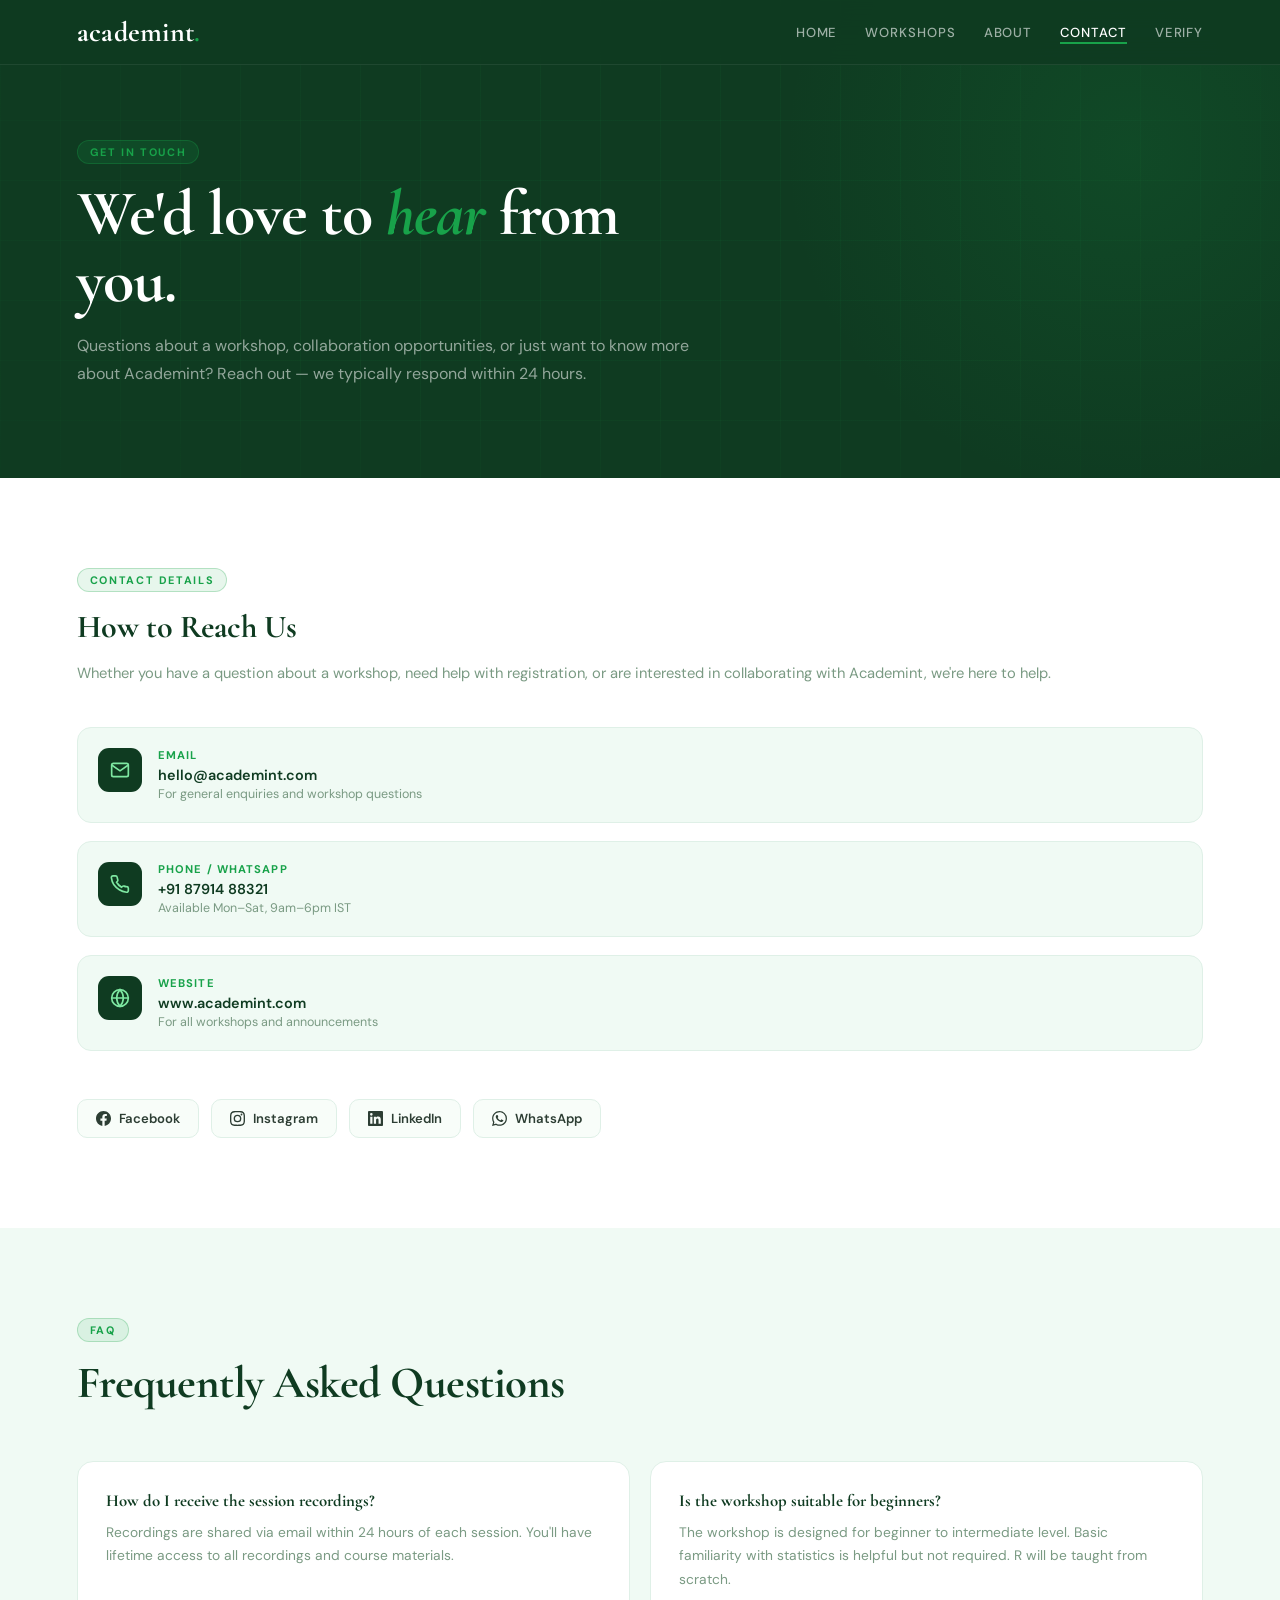
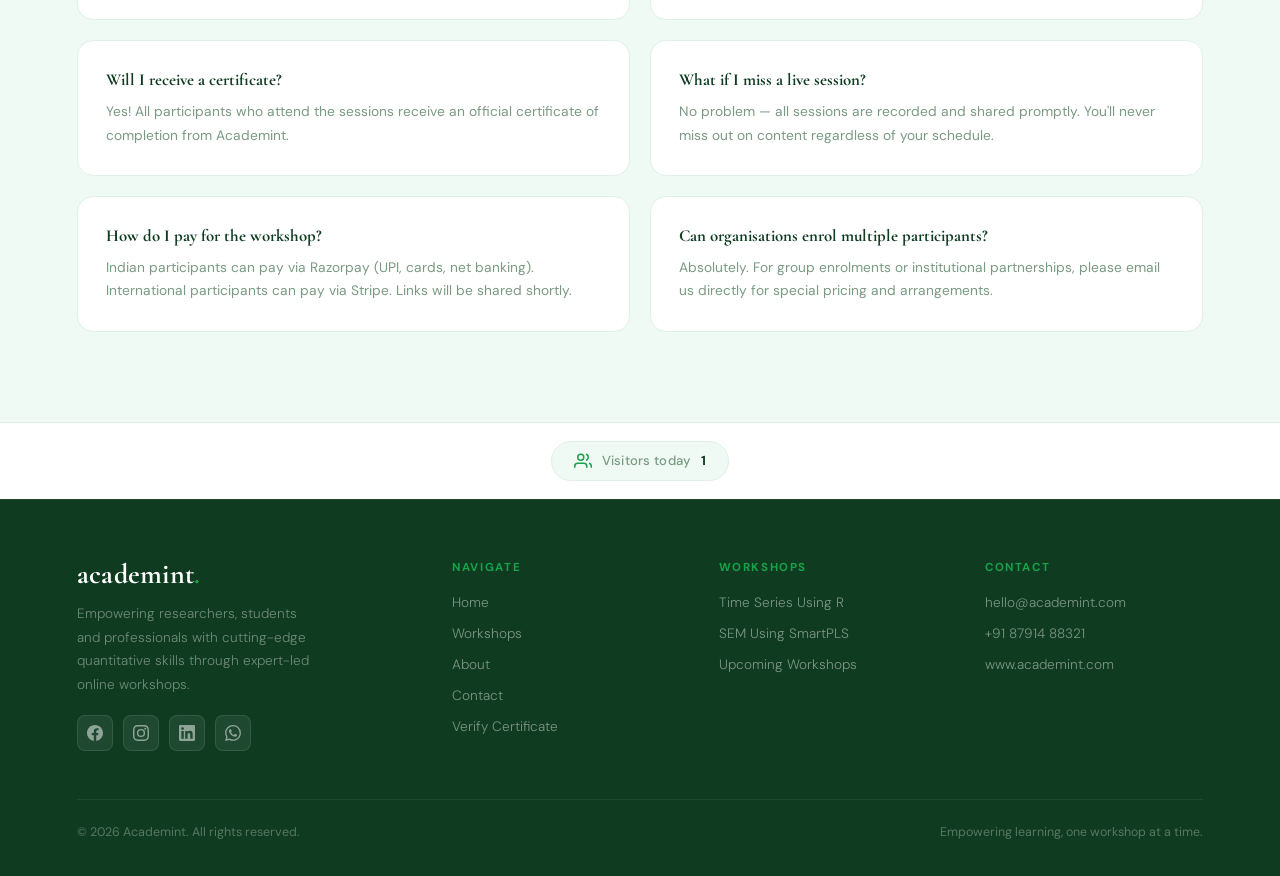
<file: contact.html>
<!DOCTYPE html>
<html lang="en" data-page="contact">
<head>
<meta charset="UTF-8">
<meta name="viewport" content="width=device-width, initial-scale=1.0">
<meta name="description" content="Have a question about our workshops or want to collaborate? Reach out to the Academint team via email, phone or WhatsApp. We typically respond within 24 hours.">
<meta name="robots" content="index, follow">
<meta name="keywords" content="contact Academint, workshop enquiry, hello@academint.com, online workshop support">
<meta name="author" content="Academint">
<link rel="canonical" href="https://www.academint.com/contact.html">

<!-- Open Graph -->
<meta property="og:type" content="website">
<meta property="og:url" content="https://www.academint.com/contact.html">
<meta property="og:site_name" content="Academint">
<meta property="og:title" content="Contact Academint">
<meta property="og:description" content="Get in touch with the Academint team for workshop queries, collaborations or any questions. Email: hello@academint.com · WhatsApp available.">
<meta property="og:image" content="https://www.academint.com/og-banner.jpg">
<meta property="og:image:width" content="1200">
<meta property="og:image:height" content="630">
<meta property="og:locale" content="en_IN">

<!-- Twitter Card -->
<meta name="twitter:card" content="summary_large_image">
<meta name="twitter:title" content="Contact Academint">
<meta name="twitter:description" content="Get in touch with the Academint team for workshop queries, collaborations or any questions. Email: hello@academint.com · WhatsApp available.">
<meta name="twitter:image" content="https://www.academint.com/og-banner.jpg">
<title>Contact Academint — Get in Touch</title>
<link rel="icon" type="image/jpeg" href="favicon.jpeg">
<link rel="stylesheet" href="style.css">
<style>

.page-hero {
  padding: 140px 6vw 90px;
  background: var(--ink); position: relative; overflow: hidden;
}
.page-hero::before {
  content: ''; position: absolute; top: -200px; right: -200px;
  width: min(700px, 100vw); height: min(700px, 100vw); border-radius: 50%;
  background: radial-gradient(circle, rgba(24,162,74,0.14) 0%, transparent 70%);
  pointer-events: none;
}
.page-hero-texture {
  position: absolute; inset: 0;
  background-image:
    linear-gradient(rgba(24,162,74,0.07) 1px, transparent 1px),
    linear-gradient(90deg, rgba(24,162,74,0.07) 1px, transparent 1px);
  background-size: 60px 60px;
  mask-image: radial-gradient(ellipse 80% 80% at 50% 50%, black 40%, transparent 100%);
  -webkit-mask-image: radial-gradient(ellipse 80% 80% at 50% 50%, black 40%, transparent 100%);
  pointer-events: none;
}
.page-hero-content { position: relative; z-index: 5; max-width: 640px; }
.page-hero h1 {
  font-family: 'Cormorant Garamond', serif;
  font-weight: 700; font-size: clamp(2.8rem, 5vw, 4.5rem);
  color: #fff; line-height: 1.05; letter-spacing: -1px; margin-bottom: 18px;
}
.page-hero h1 em { font-style: italic; color: var(--leaf); }
.page-hero p { font-size: 1rem; color: rgba(255,255,255,0.55); line-height: 1.75; }

/* contact layout */
.contact-section {
  padding: 90px 6vw;
  background: var(--white);
  display: grid;
  grid-template-columns: 1fr;
  gap: 72px;
  align-items: start;
}

/* left info */
.contact-info h2 {
  font-family: 'Cormorant Garamond', serif;
  font-weight: 700; font-size: 2rem;
  color: var(--ink); margin-bottom: 14px; line-height: 1.2;
}
.contact-info > p {
  font-size: 0.92rem; color: var(--soft);
  line-height: 1.75; margin-bottom: 40px;
}

.contact-methods { display: flex; flex-direction: column; gap: 18px; margin-bottom: 48px; }

.contact-method {
  display: flex; align-items: flex-start; gap: 16px;
  padding: 20px; background: var(--foam);
  border: 1px solid var(--mist); border-radius: 14px;
  text-decoration: none;
  transition: all 0.2s;
}
.contact-method:hover { border-color: var(--leaf); transform: translateX(4px); }

.method-icon {
  width: 44px; height: 44px; min-width: 44px;
  background: var(--ink); border-radius: 11px;
  display: flex; align-items: center; justify-content: center;
}

.method-label {
  font-size: 0.7rem; font-weight: 700;
  letter-spacing: 0.1em; text-transform: uppercase;
  color: var(--leaf); margin-bottom: 4px;
}
.method-value {
  font-size: 0.9rem; font-weight: 600; color: var(--ink);
}
.method-sub { font-size: 0.78rem; color: var(--soft); margin-top: 2px; }

/* social */
.social-row { display: flex; gap: 12px; }
.social-btn {
  display: flex; align-items: center; gap: 8px;
  background: var(--paper); border: 1px solid var(--mist);
  color: var(--body); font-size: 0.82rem; font-weight: 600;
  padding: 10px 18px; border-radius: 10px;
  text-decoration: none; transition: all 0.2s;
}
.social-btn:hover { border-color: var(--leaf); color: var(--leaf); background: var(--foam); }

/* right form */
/* faq */
.faq-section { padding: 90px 6vw; background: var(--foam); }

.faq-grid {
  display: grid;
  grid-template-columns: 1fr 1fr;
  gap: 20px;
  margin-top: 52px;
}

.faq-item {
  background: var(--white);
  border: 1px solid var(--mist);
  border-radius: 16px;
  padding: 28px;
  transition: border-color 0.2s;
}
.faq-item:hover { border-color: var(--leaf); }
.faq-item h4 {
  font-family: 'Cormorant Garamond', serif;
  font-size: 1.05rem; font-weight: 700;
  color: var(--ink); margin-bottom: 10px;
}
.faq-item p { font-size: 0.86rem; color: var(--soft); line-height: 1.7; }


/* ══════════════════════════════════════════
   CONTACT — mobile-first responsive
══════════════════════════════════════════ */
/* ═══════════════════════════════════════════════════════════════
   CONTACT — mobile-first responsive
═══════════════════════════════════════════════════════════════ */

/* Tablet ≤ 900 */
@media (max-width: 900px) {
  .contact-section { padding: 72px 5vw; }
  .faq-grid { grid-template-columns: 1fr 1fr; gap: 16px; }
}

/* Mobile ≤ 768 */
@media (max-width: 768px) {
  .contact-section { padding: 56px 5vw; }

  /* Contact methods */
  .contact-methods { gap: 12px; }
  .contact-method { padding: 16px 14px; gap: 12px; }
  .method-icon { width: 40px; height: 40px; min-width: 40px; }
  .method-value { font-size: 0.85rem; }

  /* Social row */
  .social-row { flex-wrap: wrap; gap: 8px; }
  .social-btn { flex: 1 1 calc(50% - 4px); justify-content: center; padding: 10px 12px; font-size: 0.78rem; }

  /* FAQ */
  .faq-section { padding: 56px 5vw; }
  .faq-grid { grid-template-columns: 1fr; gap: 12px; margin-top: 36px; }
  .faq-item { padding: 20px 18px; }
  .faq-item h4 { font-size: 0.95rem; }
  .faq-item p { font-size: 0.83rem; }
}

/* Small mobile ≤ 480 */
@media (max-width: 480px) {
  .contact-section { padding: 44px 5vw; }
  .faq-section { padding: 44px 5vw; }
  .social-btn { flex: 1 1 100%; }
  .contact-info h2 { font-size: 1.6rem; }
}

</style>
</head>
<body data-page="contact">

<nav>
  <a class="wordmark" href="index.html">academint<span class="dot">.</span></a>
  <div class="nav-links">
    <a href="index.html" class="nav-link">Home</a>
    <a href="workshops.html" class="nav-link">Workshops</a>
    <a href="about.html" class="nav-link">About</a>
    <a href="contact.html" class="nav-link active">Contact</a>
    <a href="https://script.google.com/macros/s/AKfycbxGgGz_9gaCjuFKw4x63OF2SNsEOQ_vtW3P5gdJwf_WA6IEUc1C6IgLrrl_P_nnKpfduQ/exec" target="_blank" class="nav-link">Verify</a>
  </div>
  <button class="hamburger" onclick="openMenu()" aria-label="Open menu"><span></span><span></span><span></span></button>
</nav>
<!-- MOBILE MENU -->
<div class="mobile-menu" id="mobile-menu">
  <button class="mobile-menu-close" onclick="closeMenu()" aria-label="Close menu">✕</button>
  <a href="index.html" class="">Home</a>
  <a href="workshops.html" class="">Workshops</a>
  <a href="about.html" class="">About</a>
  <a href="contact.html" class="active">Contact</a>
  <a href="https://script.google.com/macros/s/AKfycbxGgGz_9gaCjuFKw4x63OF2SNsEOQ_vtW3P5gdJwf_WA6IEUc1C6IgLrrl_P_nnKpfduQ/exec" target="_blank">Verify</a>
</div>

<script>
function openMenu()  { document.getElementById('mobile-menu').classList.add('open');    document.querySelector('.hamburger').classList.add('open');    document.body.style.overflow='hidden'; }
function closeMenu() { document.getElementById('mobile-menu').classList.remove('open'); document.querySelector('.hamburger').classList.remove('open'); document.body.style.overflow=''; }
</script>

<!-- HERO -->
<section class="page-hero">
  <div class="page-hero-texture"></div>
  <div class="page-hero-content">
    <div class="section-eyebrow fade-up">
      <span class="eyebrow-pill-light">Get in Touch</span>
    </div>
    <h1 class="fade-up-1">We'd love to <em>hear</em> from you.</h1>
    <p class="fade-up-2">Questions about a workshop, collaboration opportunities, or just want to know more about Academint? Reach out — we typically respond within 24 hours.</p>
  </div>
</section>

<!-- CONTACT -->
<section class="contact-section">
  <div class="contact-info">
    <div class="section-eyebrow">
      <span class="eyebrow-pill">Contact Details</span>
    </div>
    <h2>How to Reach Us</h2>
    <p>Whether you have a question about a workshop, need help with registration, or are interested in collaborating with Academint, we're here to help.</p>

    <div class="contact-methods">
      <a href="mailto:hello@academint.com" class="contact-method">
        <div class="method-icon">
          <svg width="20" height="20" fill="none" stroke="#7ee8a2" stroke-width="2" viewBox="0 0 24 24"><path d="M4 4h16c1.1 0 2 .9 2 2v12c0 1.1-.9 2-2 2H4c-1.1 0-2-.9-2-2V6c0-1.1.9-2 2-2z"/><polyline points="22,6 12,13 2,6"/></svg>
        </div>
        <div>
          <div class="method-label">Email</div>
          <div class="method-value">hello@academint.com</div>
          <div class="method-sub">For general enquiries and workshop questions</div>
        </div>
      </a>

      <a href="tel:+918791488321" class="contact-method">
        <div class="method-icon">
          <svg width="20" height="20" fill="none" stroke="#7ee8a2" stroke-width="2" viewBox="0 0 24 24"><path d="M22 16.92v3a2 2 0 0 1-2.18 2 19.79 19.79 0 0 1-8.63-3.07A19.5 19.5 0 0 1 4.69 13 19.79 19.79 0 0 1 1.61 4.38 2 2 0 0 1 3.6 2.18h3a2 2 0 0 1 2 1.72c.127.96.361 1.903.7 2.81a2 2 0 0 1-.45 2.11L7.91 9.91a16 16 0 0 0 6 6l.91-.91a2 2 0 0 1 2.11-.45c.907.339 1.85.573 2.81.7A2 2 0 0 1 22 16.92z"/></svg>
        </div>
        <div>
          <div class="method-label">Phone / WhatsApp</div>
          <div class="method-value">+91 87914 88321</div>
          <div class="method-sub">Available Mon–Sat, 9am–6pm IST</div>
        </div>
      </a>

      <a href="https://www.academint.com" class="contact-method">
        <div class="method-icon">
          <svg width="20" height="20" fill="none" stroke="#7ee8a2" stroke-width="2" viewBox="0 0 24 24"><circle cx="12" cy="12" r="10"/><path d="M2 12h20M12 2a15.3 15.3 0 0 1 4 10 15.3 15.3 0 0 1-4 10 15.3 15.3 0 0 1-4-10 15.3 15.3 0 0 1 4-10z"/></svg>
        </div>
        <div>
          <div class="method-label">Website</div>
          <div class="method-value">www.academint.com</div>
          <div class="method-sub">For all workshops and announcements</div>
        </div>
      </a>
    </div>

        <div class="social-row">
      <a href="https://www.facebook.com/profile.php?id=61580182986337" target="_blank" class="social-btn">
        <svg width="15" height="15" viewBox="0 0 24 24" fill="currentColor"><path d="M24 12.073c0-6.627-5.373-12-12-12s-12 5.373-12 12c0 5.99 4.388 10.954 10.125 11.854v-8.385H7.078v-3.47h3.047V9.43c0-3.007 1.792-4.669 4.533-4.669 1.312 0 2.686.235 2.686.235v2.953H15.83c-1.491 0-1.956.925-1.956 1.874v2.25h3.328l-.532 3.47h-2.796v8.385C19.612 23.027 24 18.062 24 12.073z"/></svg>
        Facebook
      </a>
      <a href="https://www.instagram.com/academint.official/" target="_blank" class="social-btn">
        <svg width="15" height="15" viewBox="0 0 24 24" fill="currentColor"><path d="M12 2.163c3.204 0 3.584.012 4.85.07 3.252.148 4.771 1.691 4.919 4.919.058 1.265.069 1.645.069 4.849 0 3.205-.012 3.584-.069 4.849-.149 3.225-1.664 4.771-4.919 4.919-1.266.058-1.644.07-4.85.07-3.204 0-3.584-.012-4.849-.07-3.26-.149-4.771-1.699-4.919-4.92-.058-1.265-.07-1.644-.07-4.849 0-3.204.013-3.583.07-4.849.149-3.227 1.664-4.771 4.919-4.919 1.266-.057 1.645-.069 4.849-.069zM12 0C8.741 0 8.333.014 7.053.072 2.695.272.273 2.69.073 7.052.014 8.333 0 8.741 0 12c0 3.259.014 3.668.072 4.948.2 4.358 2.618 6.78 6.98 6.98C8.333 23.986 8.741 24 12 24c3.259 0 3.668-.014 4.948-.072 4.354-.2 6.782-2.618 6.979-6.98.059-1.28.073-1.689.073-4.948 0-3.259-.014-3.667-.072-4.947-.196-4.354-2.617-6.78-6.979-6.98C15.668.014 15.259 0 12 0zm0 5.838a6.162 6.162 0 1 0 0 12.324 6.162 6.162 0 0 0 0-12.324zM12 16a4 4 0 1 1 0-8 4 4 0 0 1 0 8zm6.406-11.845a1.44 1.44 0 1 0 0 2.881 1.44 1.44 0 0 0 0-2.881z"/></svg>
        Instagram
      </a>
      <a href="https://www.linkedin.com/company/academintofficial/" target="_blank" class="social-btn">
        <svg width="15" height="15" viewBox="0 0 24 24" fill="currentColor"><path d="M20.447 20.452h-3.554v-5.569c0-1.328-.027-3.037-1.852-3.037-1.853 0-2.136 1.445-2.136 2.939v5.667H9.351V9h3.414v1.561h.046c.477-.9 1.637-1.85 3.37-1.85 3.601 0 4.267 2.37 4.267 5.455v6.286zM5.337 7.433a2.062 2.062 0 0 1-2.063-2.065 2.064 2.064 0 1 1 2.063 2.065zm1.782 13.019H3.555V9h3.564v11.452zM22.225 0H1.771C.792 0 0 .774 0 1.729v20.542C0 23.227.792 24 1.771 24h20.451C23.2 24 24 23.227 24 22.271V1.729C24 .774 23.2 0 22.222 0h.003z"/></svg>
        LinkedIn
      </a>
      <a href="https://chat.whatsapp.com/KkC97e8Gpti5kHQENrFezP" target="_blank" class="social-btn">
        <svg width="15" height="15" viewBox="0 0 24 24" fill="currentColor"><path d="M17.472 14.382c-.297-.149-1.758-.867-2.03-.967-.273-.099-.471-.148-.67.15-.197.297-.767.966-.94 1.164-.173.199-.347.223-.644.075-.297-.15-1.255-.463-2.39-1.475-.883-.788-1.48-1.761-1.653-2.059-.173-.297-.018-.458.13-.606.134-.133.298-.347.446-.52.149-.174.198-.298.298-.497.099-.198.05-.371-.025-.52-.075-.149-.669-1.612-.916-2.207-.242-.579-.487-.5-.669-.51-.173-.008-.371-.01-.57-.01-.198 0-.52.074-.792.372-.272.297-1.04 1.016-1.04 2.479 0 1.462 1.065 2.875 1.213 3.074.149.198 2.096 3.2 5.077 4.487.709.306 1.262.489 1.694.625.712.227 1.36.195 1.871.118.571-.085 1.758-.719 2.006-1.413.248-.694.248-1.289.173-1.413-.074-.124-.272-.198-.57-.347m-5.421 7.403h-.004a9.87 9.87 0 0 1-5.031-1.378l-.361-.214-3.741.982.998-3.648-.235-.374a9.86 9.86 0 0 1-1.51-5.26c.001-5.45 4.436-9.884 9.888-9.884 2.64 0 5.122 1.03 6.988 2.898a9.825 9.825 0 0 1 2.893 6.994c-.003 5.45-4.437 9.884-9.885 9.884m8.413-18.297A11.815 11.815 0 0 0 12.05 0C5.495 0 .16 5.335.157 11.892c0 2.096.547 4.142 1.588 5.945L.057 24l6.305-1.654a11.882 11.882 0 0 0 5.683 1.448h.005c6.554 0 11.89-5.335 11.893-11.893a11.821 11.821 0 0 0-3.48-8.413z"/></svg>
        WhatsApp
      </a>
    </div>
  </div>
</section>

<!-- FAQ -->
<section class="faq-section">
  <div class="section-eyebrow">
    <span class="eyebrow-pill">FAQ</span>
  </div>
  <h2 class="section-h2">Frequently Asked Questions</h2>

  <div class="faq-grid">
    <div class="faq-item">
      <h4>How do I receive the session recordings?</h4>
      <p>Recordings are shared via email within 24 hours of each session. You'll have lifetime access to all recordings and course materials.</p>
    </div>
    <div class="faq-item">
      <h4>Is the workshop suitable for beginners?</h4>
      <p>The workshop is designed for beginner to intermediate level. Basic familiarity with statistics is helpful but not required. R will be taught from scratch.</p>
    </div>
    <div class="faq-item">
      <h4>Will I receive a certificate?</h4>
      <p>Yes! All participants who attend the sessions receive an official certificate of completion from Academint.</p>
    </div>
    <div class="faq-item">
      <h4>What if I miss a live session?</h4>
      <p>No problem — all sessions are recorded and shared promptly. You'll never miss out on content regardless of your schedule.</p>
    </div>
    <div class="faq-item">
      <h4>How do I pay for the workshop?</h4>
      <p>Indian participants can pay via Razorpay (UPI, cards, net banking). International participants can pay via Stripe. Links will be shared shortly.</p>
    </div>
    <div class="faq-item">
      <h4>Can organisations enrol multiple participants?</h4>
      <p>Absolutely. For group enrolments or institutional partnerships, please email us directly for special pricing and arrangements.</p>
    </div>
  </div>
</section>

<!-- VISITOR COUNTER -->
<section class="visitor-section">
  <div class="visitor-inner">
    <svg class="visitor-icon" width="18" height="18" fill="none" stroke="currentColor" stroke-width="2" viewBox="0 0 24 24"><path d="M17 21v-2a4 4 0 0 0-4-4H5a4 4 0 0 0-4 4v2"/><circle cx="9" cy="7" r="4"/><path d="M23 21v-2a4 4 0 0 0-3-3.87"/><path d="M16 3.13a4 4 0 0 1 0 7.75"/></svg>
    <span class="visitor-label">Visitors today</span>
    <span class="visitor-count" id="visitorCount">—</span>
  </div>
</section>

<style>
.visitor-section {
  background: var(--white);
  border-top: 1px solid var(--mist);
  padding: 18px 6vw;
  display: flex;
  justify-content: center;
}
.visitor-inner {
  display: inline-flex;
  align-items: center;
  gap: 10px;
  background: var(--foam);
  border: 1px solid var(--mist);
  border-radius: 100px;
  padding: 10px 22px;
  font-size: 0.82rem;
}
.visitor-icon { color: var(--leaf); flex-shrink: 0; }
.visitor-label { font-weight: 500; color: var(--soft); letter-spacing: 0.02em; }
.visitor-count { font-weight: 700; color: var(--ink); font-variant-numeric: tabular-nums; }
</style>

<script>
(function () {
  // Get today's date in IST (UTC+5:30)
  function getISTDateString() {
    const now = new Date();
    const istOffset = 5.5 * 60 * 60 * 1000; // IST = UTC+5:30
    const istDate = new Date(now.getTime() + istOffset);
    return istDate.toISOString().slice(0, 10); // "YYYY-MM-DD"
  }

  const todayIST = getISTDateString();
  const countKey = 'academint_daily_count';
  const dateKey  = 'academint_daily_date';

  const storedDate  = localStorage.getItem(dateKey);
  let   storedCount = parseInt(localStorage.getItem(countKey) || '0', 10);

  // Reset counter if it's a new IST day
  if (storedDate !== todayIST) {
    storedCount = 0;
    localStorage.setItem(dateKey, todayIST);
  }

  storedCount += 1;
  localStorage.setItem(countKey, storedCount);

  document.getElementById('visitorCount').textContent =
    storedCount.toLocaleString('en-IN');
})();
</script>

<footer>
  <div class="footer-grid">
    <div class="footer-brand">
      <a class="wordmark" href="index.html">academint<span class="dot">.</span></a>
      <p>Empowering researchers, students and professionals with cutting-edge quantitative skills through expert-led online workshops.</p>
      
                <div class="footer-social">
          <a href="https://www.facebook.com/profile.php?id=61580182986337" target="_blank" class="social-icon" title="Facebook" aria-label="Facebook">
            <svg width="16" height="16" viewBox="0 0 24 24" fill="currentColor"><path d="M24 12.073c0-6.627-5.373-12-12-12s-12 5.373-12 12c0 5.99 4.388 10.954 10.125 11.854v-8.385H7.078v-3.47h3.047V9.43c0-3.007 1.792-4.669 4.533-4.669 1.312 0 2.686.235 2.686.235v2.953H15.83c-1.491 0-1.956.925-1.956 1.874v2.25h3.328l-.532 3.47h-2.796v8.385C19.612 23.027 24 18.062 24 12.073z"/></svg>
          </a>
          <a href="https://www.instagram.com/academint.official/" target="_blank" class="social-icon" title="Instagram" aria-label="Instagram">
            <svg width="16" height="16" viewBox="0 0 24 24" fill="currentColor"><path d="M12 2.163c3.204 0 3.584.012 4.85.07 3.252.148 4.771 1.691 4.919 4.919.058 1.265.069 1.645.069 4.849 0 3.205-.012 3.584-.069 4.849-.149 3.225-1.664 4.771-4.919 4.919-1.266.058-1.644.07-4.85.07-3.204 0-3.584-.012-4.849-.07-3.26-.149-4.771-1.699-4.919-4.92-.058-1.265-.07-1.644-.07-4.849 0-3.204.013-3.583.07-4.849.149-3.227 1.664-4.771 4.919-4.919 1.266-.057 1.645-.069 4.849-.069zM12 0C8.741 0 8.333.014 7.053.072 2.695.272.273 2.69.073 7.052.014 8.333 0 8.741 0 12c0 3.259.014 3.668.072 4.948.2 4.358 2.618 6.78 6.98 6.98C8.333 23.986 8.741 24 12 24c3.259 0 3.668-.014 4.948-.072 4.354-.2 6.782-2.618 6.979-6.98.059-1.28.073-1.689.073-4.948 0-3.259-.014-3.667-.072-4.947-.196-4.354-2.617-6.78-6.979-6.98C15.668.014 15.259 0 12 0zm0 5.838a6.162 6.162 0 1 0 0 12.324 6.162 6.162 0 0 0 0-12.324zM12 16a4 4 0 1 1 0-8 4 4 0 0 1 0 8zm6.406-11.845a1.44 1.44 0 1 0 0 2.881 1.44 1.44 0 0 0 0-2.881z"/></svg>
          </a>
          <a href="https://www.linkedin.com/company/academintofficial/" target="_blank" class="social-icon" title="LinkedIn" aria-label="LinkedIn">
            <svg width="16" height="16" viewBox="0 0 24 24" fill="currentColor"><path d="M20.447 20.452h-3.554v-5.569c0-1.328-.027-3.037-1.852-3.037-1.853 0-2.136 1.445-2.136 2.939v5.667H9.351V9h3.414v1.561h.046c.477-.9 1.637-1.85 3.37-1.85 3.601 0 4.267 2.37 4.267 5.455v6.286zM5.337 7.433a2.062 2.062 0 0 1-2.063-2.065 2.064 2.064 0 1 1 2.063 2.065zm1.782 13.019H3.555V9h3.564v11.452zM22.225 0H1.771C.792 0 0 .774 0 1.729v20.542C0 23.227.792 24 1.771 24h20.451C23.2 24 24 23.227 24 22.271V1.729C24 .774 23.2 0 22.222 0h.003z"/></svg>
          </a>
          <a href="https://chat.whatsapp.com/KkC97e8Gpti5kHQENrFezP" target="_blank" class="social-icon" title="WhatsApp" aria-label="WhatsApp">
            <svg width="16" height="16" viewBox="0 0 24 24" fill="currentColor"><path d="M17.472 14.382c-.297-.149-1.758-.867-2.03-.967-.273-.099-.471-.148-.67.15-.197.297-.767.966-.94 1.164-.173.199-.347.223-.644.075-.297-.15-1.255-.463-2.39-1.475-.883-.788-1.48-1.761-1.653-2.059-.173-.297-.018-.458.13-.606.134-.133.298-.347.446-.52.149-.174.198-.298.298-.497.099-.198.05-.371-.025-.52-.075-.149-.669-1.612-.916-2.207-.242-.579-.487-.5-.669-.51-.173-.008-.371-.01-.57-.01-.198 0-.52.074-.792.372-.272.297-1.04 1.016-1.04 2.479 0 1.462 1.065 2.875 1.213 3.074.149.198 2.096 3.2 5.077 4.487.709.306 1.262.489 1.694.625.712.227 1.36.195 1.871.118.571-.085 1.758-.719 2.006-1.413.248-.694.248-1.289.173-1.413-.074-.124-.272-.198-.57-.347m-5.421 7.403h-.004a9.87 9.87 0 0 1-5.031-1.378l-.361-.214-3.741.982.998-3.648-.235-.374a9.86 9.86 0 0 1-1.51-5.26c.001-5.45 4.436-9.884 9.888-9.884 2.64 0 5.122 1.03 6.988 2.898a9.825 9.825 0 0 1 2.893 6.994c-.003 5.45-4.437 9.884-9.885 9.884m8.413-18.297A11.815 11.815 0 0 0 12.05 0C5.495 0 .16 5.335.157 11.892c0 2.096.547 4.142 1.588 5.945L.057 24l6.305-1.654a11.882 11.882 0 0 0 5.683 1.448h.005c6.554 0 11.89-5.335 11.893-11.893a11.821 11.821 0 0 0-3.48-8.413z"/></svg>
          </a>
        </div>
    </div>
    <div class="footer-col">
      <h4>Navigate</h4>
      <ul>
        <li><a href="index.html">Home</a></li>
        <li><a href="workshops.html">Workshops</a></li>
        <li><a href="about.html">About</a></li>
        <li><a href="contact.html">Contact</a></li>
        <li><a href="https://script.google.com/macros/s/AKfycbxGgGz_9gaCjuFKw4x63OF2SNsEOQ_vtW3P5gdJwf_WA6IEUc1C6IgLrrl_P_nnKpfduQ/exec" target="_blank">Verify Certificate</a></li>
      </ul>
    </div>
    <div class="footer-col">
      <h4>Workshops</h4>
      <ul>
        <li><a href="workshops.html">Time Series Using R</a></li>
        <li><a href="workshops.html">SEM Using SmartPLS</a></li>
        <li><a href="workshops.html">Upcoming Workshops</a></li>
      </ul>
    </div>
    <div class="footer-col">
      <h4>Contact</h4>
      <ul>
        <li><a href="mailto:hello@academint.com">hello@academint.com</a></li>
        <li><a href="tel:+918791488321">+91 87914 88321</a></li>
        <li><a href="https://www.academint.com">www.academint.com</a></li>
      </ul>
    </div>
  </div>
  <div class="footer-bottom">
    <span>© 2026 Academint. All rights reserved.</span>
    <span>Empowering learning, one workshop at a time.</span>
  </div>
</footer>


</body>
</html>
</file>
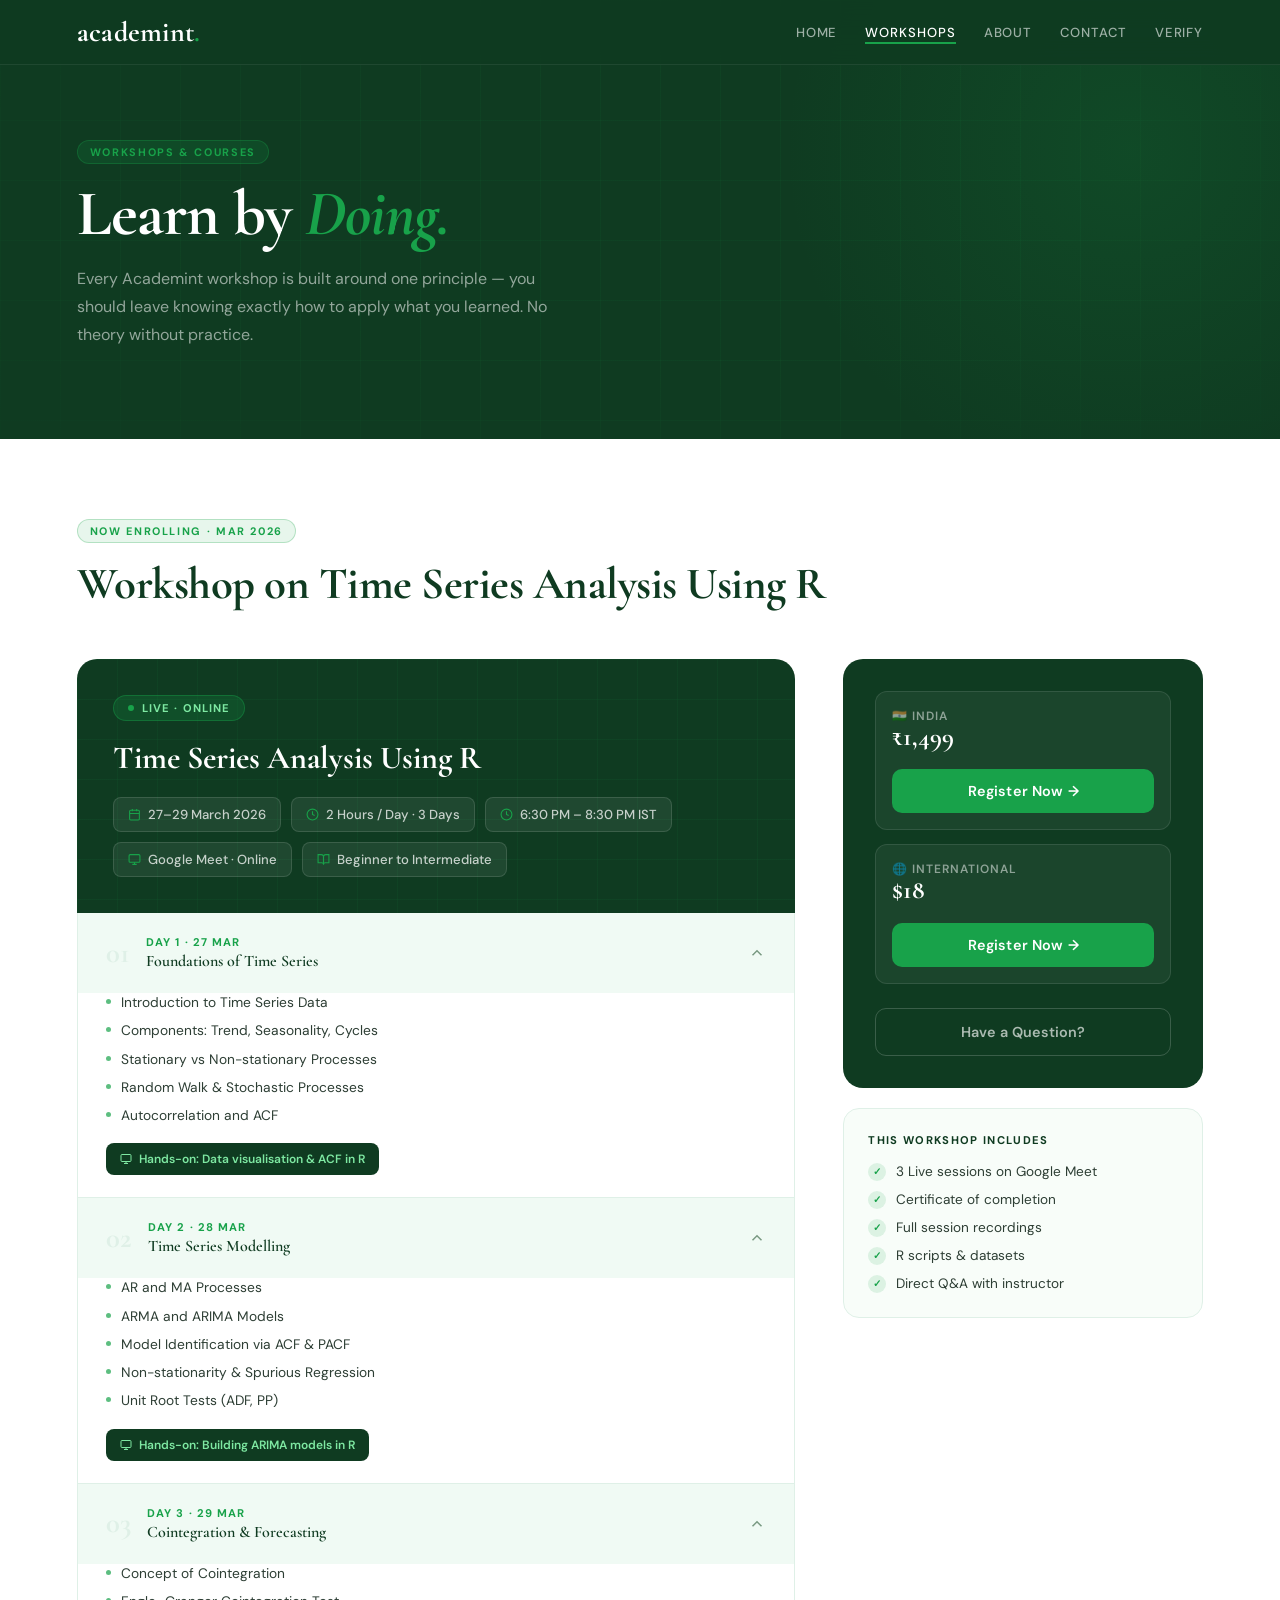
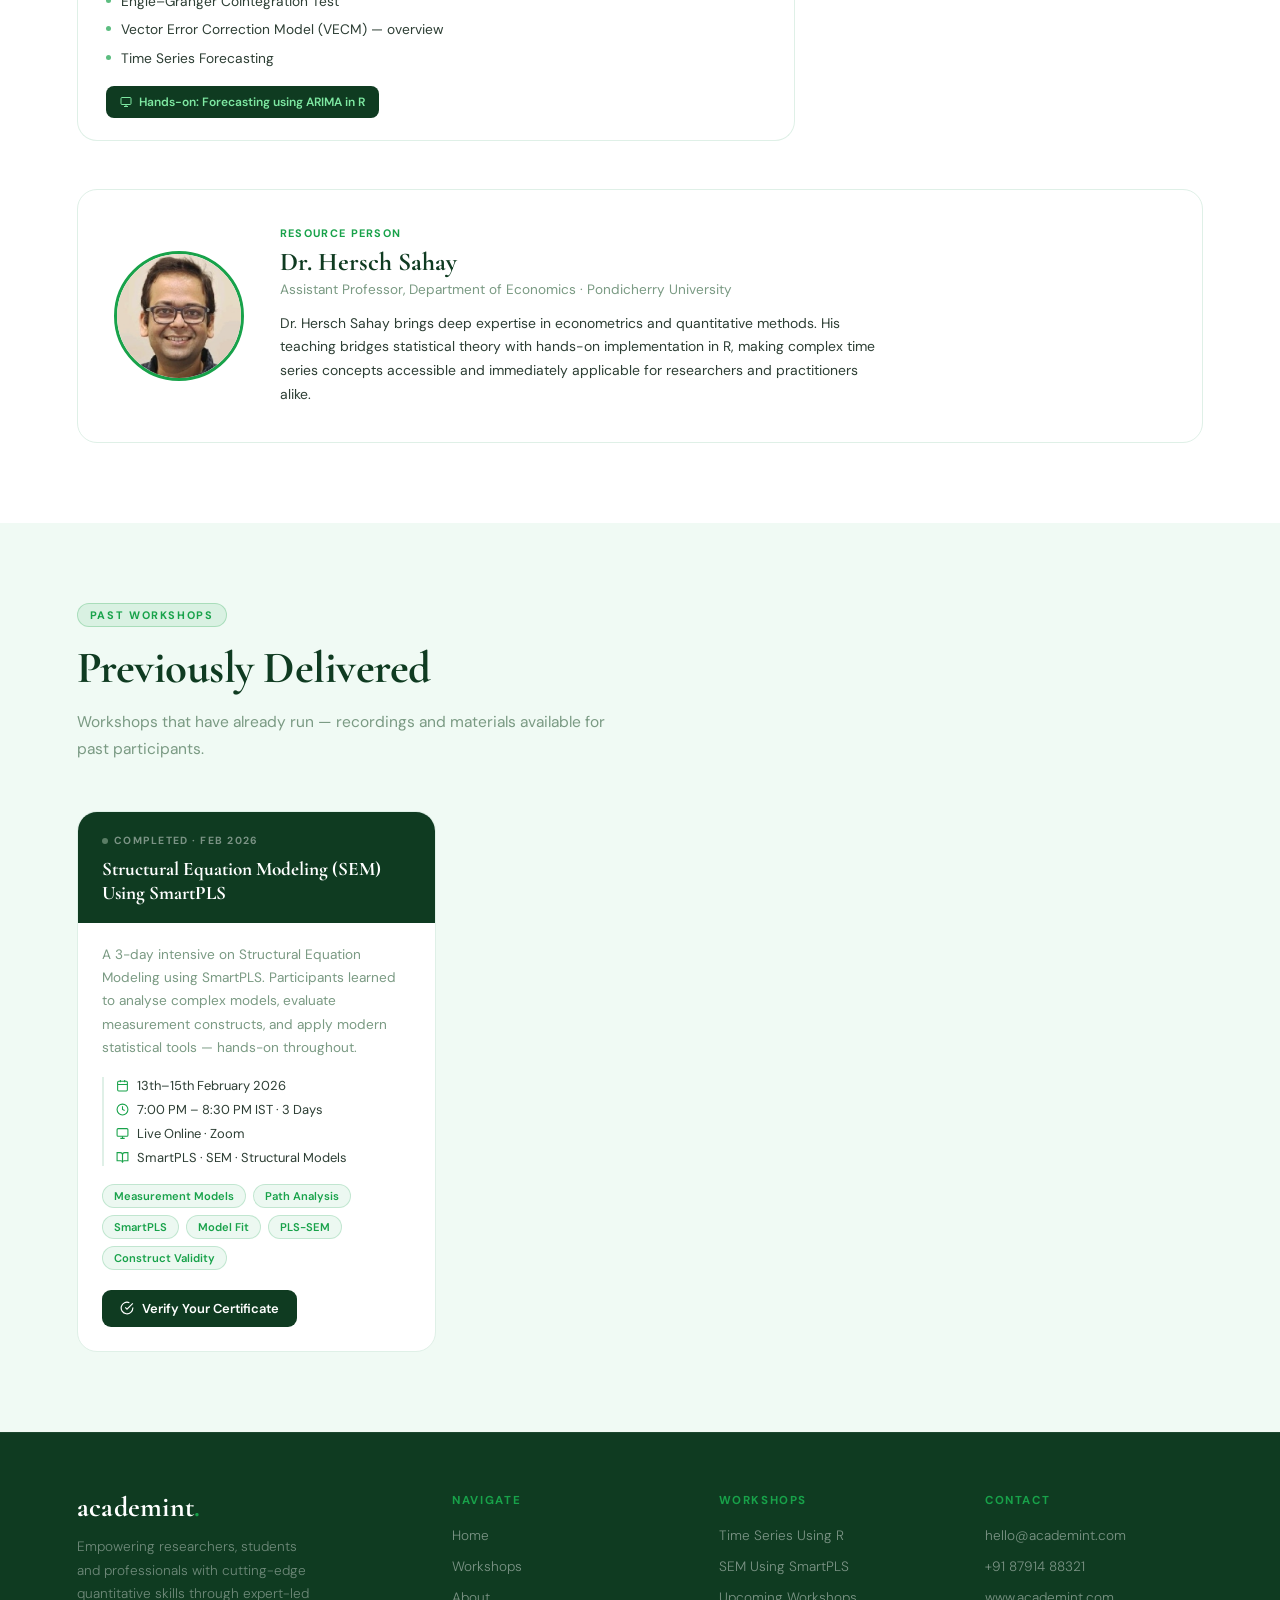
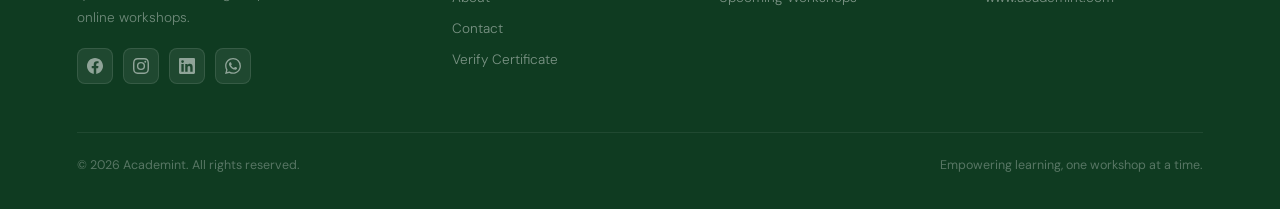
<file: workshops.html>
<!DOCTYPE html>
<html lang="en" data-page="workshops">
<head>
<meta charset="UTF-8">
<meta name="viewport" content="width=device-width, initial-scale=1.0">
<title>Workshops — Time Series Analysis Using R | Academint</title>
<link rel="icon" type="image/jpeg" href="favicon.jpeg">
<meta name="description" content="Enrol in Academint's 3-day live online workshop on Time Series Analysis Using R. Covers stationarity, ARIMA, cointegration, VECM and forecasting. 27–29 March 2026.">
<meta name="robots" content="index, follow">
<meta name="keywords" content="time series analysis, R programming, ARIMA, VECM, stationarity, econometrics workshop, online workshop India, quantitative methods">
<meta name="author" content="Academint">
<link rel="canonical" href="https://www.academint.com/workshops.html">

<!-- Open Graph -->
<meta property="og:type" content="website">
<meta property="og:url" content="https://www.academint.com/workshops.html">
<meta property="og:site_name" content="Academint">
<meta property="og:title" content="Workshop: Time Series Analysis Using R — Academint">
<meta property="og:description" content="3-day live online workshop · 27–29 March 2026 · 6:30–8:30 PM IST · ₹1,499 (India) / $18 (International). Expert instruction with hands-on R sessions and certificate.">
<meta property="og:image" content="https://www.academint.com/og-banner.jpg">
<meta property="og:image:width" content="1200">
<meta property="og:image:height" content="630">
<meta property="og:locale" content="en_IN">

<!-- Twitter Card -->
<meta name="twitter:card" content="summary_large_image">
<meta name="twitter:title" content="Workshop: Time Series Analysis Using R — Academint">
<meta name="twitter:description" content="3-day live online workshop · 27–29 March 2026 · 6:30–8:30 PM IST · ₹1,499 (India) / $18 (International). Expert instruction with hands-on R sessions and certificate.">
<meta name="twitter:image" content="https://www.academint.com/og-banner.jpg">


<link rel="stylesheet" href="style.css">
<style>

/* ── PAGE HERO ── */
.page-hero {
  padding: 140px 6vw 90px;
  background: var(--ink);
  position: relative;
  overflow: hidden;
}
.page-hero::before {
  content: '';
  position: absolute; top: -200px; right: -200px;
  width: min(700px, 100vw); height: min(700px, 100vw); border-radius: 50%;
  background: radial-gradient(circle, rgba(24,162,74,0.14) 0%, transparent 70%);
  pointer-events: none;
}
.page-hero-texture {
  position: absolute; inset: 0;
  background-image:
    linear-gradient(rgba(24,162,74,0.07) 1px, transparent 1px),
    linear-gradient(90deg, rgba(24,162,74,0.07) 1px, transparent 1px);
  background-size: 60px 60px;
  mask-image: radial-gradient(ellipse 80% 80% at 50% 50%, black 40%, transparent 100%);
  -webkit-mask-image: radial-gradient(ellipse 80% 80% at 50% 50%, black 40%, transparent 100%);
  pointer-events: none;
}
.page-hero-content { position: relative; z-index: 5; max-width: 640px; }
.page-hero h1 {
  font-family: 'Cormorant Garamond', serif;
  font-weight: 700;
  font-size: clamp(2.8rem, 5vw, 4.5rem);
  color: #fff; line-height: 1.05;
  letter-spacing: -1px; margin-bottom: 18px;
}
.page-hero h1 em { font-style: italic; color: var(--leaf); }
.page-hero p {
  font-size: 1rem; color: rgba(255,255,255,0.55);
  line-height: 1.75; max-width: 480px;
}

/* ── WORKSHOP DETAIL ── */
.workshop-section { padding: 80px 6vw; background: var(--white); }

.ws-layout {
  display: grid;
  grid-template-columns: 1fr minmax(0, 360px);
  gap: 48px;
  align-items: start;
  margin-top: 48px;
}

/* left: curriculum */
.ws-main {  }

.ws-header {
  padding: 36px;
  background: var(--ink);
  border-radius: 20px 20px 0 0;
  position: relative;
  overflow: hidden;
}
.ws-header::before {
  content: '';
  position: absolute; inset: 0;
  background-image:
    linear-gradient(rgba(24,162,74,0.07) 1px, transparent 1px),
    linear-gradient(90deg, rgba(24,162,74,0.07) 1px, transparent 1px);
  background-size: 40px 40px;
  pointer-events: none;
}
.ws-header-content { position: relative; z-index: 2; }

.ws-live-badge {
  display: inline-flex; align-items: center; gap: 8px;
  background: rgba(24,162,74,0.2); border: 1px solid rgba(24,162,74,0.4);
  color: #7ee8a2; font-size: 0.7rem; font-weight: 700;
  letter-spacing: 0.1em; text-transform: uppercase;
  padding: 5px 14px; border-radius: 100px; margin-bottom: 18px;
}
.ws-live-badge::before {
  content: ''; width: 6px; height: 6px; background: var(--leaf);
  border-radius: 50%; animation: pulse 2s infinite;
}
@keyframes pulse {
  0%,100% { box-shadow: 0 0 0 3px rgba(24,162,74,0.3); }
  50% { box-shadow: 0 0 0 6px rgba(24,162,74,0.1); }
}

.ws-header h2 {
  font-family: 'Cormorant Garamond', serif;
  font-size: 2rem; font-weight: 700;
  color: #fff; line-height: 1.2; margin-bottom: 20px;
}

.ws-chips {
  display: flex; flex-wrap: wrap; gap: 10px;
}
.ws-chip {
  display: flex; align-items: center; gap: 7px;
  background: rgba(255,255,255,0.07); border: 1px solid rgba(255,255,255,0.12);
  border-radius: 8px; padding: 8px 14px;
  font-size: 0.82rem; color: rgba(255,255,255,0.75); font-weight: 500;
}
.ws-chip svg { color: var(--leaf); flex-shrink: 0; }

/* curriculum tabs */
.curriculum-tabs {
  border: 1px solid var(--mist); border-top: none;
  border-radius: 0 0 20px 20px; overflow: hidden;
}

.day-tab {
  border-bottom: 1px solid var(--mist);
}
.day-tab:last-child { border-bottom: none; }

.day-tab-header {
  display: flex; align-items: center; justify-content: space-between;
  padding: 22px 28px;
  cursor: pointer;
  transition: background 0.2s;
  user-select: none;
}
.day-tab-header:hover { background: var(--foam); }
.day-tab-header.open { background: var(--foam); }

.day-tab-left { display: flex; align-items: center; gap: 16px; }
.day-num {
  font-family: 'Cormorant Garamond', serif;
  font-size: 1.8rem; font-weight: 700;
  color: var(--mist); line-height: 1;
}
.day-info-title {
  font-size: 0.7rem; font-weight: 700; letter-spacing: 0.1em;
  text-transform: uppercase; color: var(--leaf); margin-bottom: 2px;
}
.day-info-name {
  font-family: 'Cormorant Garamond', serif;
  font-size: 1rem; font-weight: 600; color: var(--ink);
}

.day-chevron {
  transition: transform 0.3s;
  color: var(--soft);
}
.day-tab-header.open .day-chevron { transform: rotate(180deg); }

.day-tab-body {
  max-height: 0; overflow: hidden; transition: max-height 0.4s ease;
  padding: 0 28px;
}
.day-tab-body.open { max-height: 500px; padding: 0 28px 22px; }

.topic-list {
  list-style: none; display: flex; flex-direction: column; gap: 9px; margin-bottom: 18px;
}
.topic-list li {
  font-size: 0.86rem; color: var(--body);
  display: flex; align-items: flex-start; gap: 10px; line-height: 1.4;
}
.topic-list li::before {
  content: ''; width: 5px; height: 5px; min-width: 5px;
  background: var(--leaf); border-radius: 50%; margin-top: 6px; opacity: 0.7;
}

.hands-on-pill {
  display: inline-flex; align-items: center; gap: 7px;
  background: var(--ink); color: #7ee8a2;
  font-size: 0.75rem; font-weight: 600;
  padding: 8px 14px; border-radius: 8px;
}

/* right: sticky sidebar */
.ws-sidebar { position: sticky; top: 90px; }

.sidebar-card {
  background: var(--ink);
  border-radius: 20px; padding: 32px; margin-bottom: 20px;
}

.sidebar-prices {
  display: flex; flex-direction: column; gap: 14px;
  margin-bottom: 24px;
}

.sidebar-price {
  display: flex; flex-direction: column; gap: 10px;
  padding: 16px 16px;
  background: rgba(255,255,255,0.05);
  border: 1px solid rgba(255,255,255,0.1);
  border-radius: 12px;
}
.sidebar-price .region {
  font-size: 0.75rem; font-weight: 600;
  letter-spacing: 0.08em; text-transform: uppercase; color: rgba(255,255,255,0.5);
}
.sidebar-price .amount {
  font-family: 'Cormorant Garamond', serif;
  font-size: 1.6rem; font-weight: 700; color: #fff; line-height: 1;
}

.sidebar-btn {
  width: 100%; background: var(--leaf); color: #fff;
  border: none; border-radius: 11px; padding: 15px;
  font-family: 'DM Sans', sans-serif;
  font-size: 0.92rem; font-weight: 700;
  cursor: pointer; transition: all 0.2s; margin-bottom: 10px;
  letter-spacing: 0.02em;
}
.sidebar-btn:hover { background: #13913f; box-shadow: 0 8px 24px rgba(24,162,74,0.4); }

.sidebar-btn-outline {
  width: 100%; background: transparent; color: rgba(255,255,255,0.65);
  border: 1px solid rgba(255,255,255,0.18); border-radius: 11px; padding: 14px;
  font-family: 'DM Sans', sans-serif;
  font-size: 0.9rem; font-weight: 600;
  cursor: pointer; transition: all 0.2s;
}
.sidebar-btn-outline:hover { border-color: var(--leaf); color: var(--leaf); }

.sidebar-includes {
  background: var(--paper); border: 1px solid var(--mist);
  border-radius: 16px; padding: 24px;
}
.sidebar-includes h4 {
  font-size: 0.7rem; font-weight: 700; letter-spacing: 0.12em;
  text-transform: uppercase; color: var(--ink); margin-bottom: 16px;
}
.include-list { list-style: none; display: flex; flex-direction: column; gap: 10px; }
.include-list li {
  font-size: 0.85rem; color: var(--body);
  display: flex; align-items: center; gap: 10px;
}
.include-list li::before {
  content: '✓'; width: 18px; height: 18px; min-width: 18px;
  background: rgba(24,162,74,0.12); color: var(--leaf);
  border-radius: 50%; display: flex; align-items: center; justify-content: center;
  font-size: 0.62rem; font-weight: 800;
}

/* instructor block — inside workshop section */
.instructor-block {
  padding: 48px 0 0;
}
.instructor-inner {
  display: flex; align-items: center; gap: 36px;
  background: var(--white);
  border: 1px solid var(--mist);
  border-radius: 20px; padding: 36px;
}
.instructor-photo {
  width: 130px; height: 130px;
  border-radius: 50%; object-fit: cover; object-position: center top;
  border: 3px solid var(--leaf); flex-shrink: 0;
}
.instructor-info { flex: 1; }
.instructor-label {
  font-size: 0.68rem; font-weight: 700; letter-spacing: 0.12em;
  text-transform: uppercase; color: var(--leaf); margin-bottom: 6px;
}
.instructor-name {
  font-family: 'Cormorant Garamond', serif;
  font-size: 1.6rem; font-weight: 700; color: var(--ink); margin-bottom: 4px;
}
.instructor-role { font-size: 0.85rem; color: var(--soft); margin-bottom: 14px; }
.instructor-bio { font-size: 0.87rem; color: var(--body); line-height: 1.7; max-width: 600px; }


/* ── PREVIOUS WORKSHOPS ── */
.prev-section {
  padding: 80px 6vw;
  background: var(--foam);
}

.prev-grid {
  display: grid;
  grid-template-columns: repeat(auto-fill, minmax(320px, 1fr));
  gap: 24px;
  margin-top: 48px;
}

.prev-card {
  background: var(--white);
  border: 1px solid var(--mist);
  border-radius: 20px;
  overflow: hidden;
  display: flex;
  flex-direction: column;
  transition: border-color 0.2s, box-shadow 0.2s;
}
.prev-card:hover {
  border-color: var(--leaf);
  box-shadow: 0 8px 32px rgba(15,59,33,0.08);
}

.prev-card-header {
  padding: 22px 24px 18px;
  background: var(--ink);
}

.prev-tag {
  font-size: 0.65rem;
  font-weight: 700;
  letter-spacing: 0.14em;
  text-transform: uppercase;
  color: rgba(255,255,255,0.45);
  margin-bottom: 10px;
  display: flex;
  align-items: center;
  gap: 6px;
}
.prev-tag::before {
  content: '';
  width: 6px; height: 6px;
  background: var(--soft);
  border-radius: 50%;
  opacity: 0.7;
}

.prev-title {
  font-family: 'Cormorant Garamond', serif;
  font-size: 1.2rem;
  font-weight: 700;
  color: #fff;
  line-height: 1.25;
}

.prev-card-body {
  padding: 20px 24px 24px;
  flex: 1;
  display: flex;
  flex-direction: column;
}

.prev-desc {
  font-size: 0.85rem;
  color: var(--soft);
  line-height: 1.7;
  margin-bottom: 18px;
}

.prev-meta {
  display: flex;
  flex-direction: column;
  gap: 7px;
  margin-bottom: 18px;
  padding-left: 12px;
  border-left: 2px solid var(--mist);
}

.prev-meta-item {
  display: flex;
  align-items: center;
  gap: 8px;
  font-size: 0.81rem;
  color: var(--body);
}
.prev-meta-item svg { color: var(--leaf); flex-shrink: 0; }

.prev-topics {
  display: flex;
  flex-wrap: wrap;
  gap: 7px;
  margin-bottom: 20px;
}

.prev-topic-tag {
  background: rgba(24,162,74,0.08);
  border: 1px solid rgba(24,162,74,0.2);
  color: var(--leaf);
  font-size: 0.7rem;
  font-weight: 600;
  padding: 4px 11px;
  border-radius: 100px;
}

.prev-verify-btn {
  display: inline-flex;
  align-items: center;
  gap: 8px;
  background: var(--ink);
  color: #fff;
  font-size: 0.81rem;
  font-weight: 600;
  padding: 10px 18px;
  border-radius: 9px;
  text-decoration: none;
  transition: background 0.2s;
  margin-top: auto;
  align-self: flex-start;
}
.prev-verify-btn:hover { background: #1a4f2e; }

/* ══════════════════════════════════════════
   WORKSHOPS — mobile-first responsive
══════════════════════════════════════════ */

/* Tablet ≤ 900px */
@media (max-width: 900px) {
  .ws-layout { grid-template-columns: 1fr; gap: 36px; }
  .ws-sidebar { position: static; order: 2; }
  /* Sidebar card at bottom on tablet */
  .sidebar-card { padding: 24px; }
  .sidebar-prices { flex-direction: row; gap: 14px; }
  .sidebar-price { flex: 1; }
  /* Instructor */
  .instructor-inner { gap: 24px; }
  /* Previous */
  .prev-grid { grid-template-columns: 1fr 1fr; gap: 20px; }
}

/* Mobile ≤ 768 */
@media (max-width: 768px) {
  .workshop-section { padding: 56px 5vw; }

  /* Sidebar stacks */
  .sidebar-prices { flex-direction: column; }
  .sidebar-card { padding: 22px 18px; }

  /* Curriculum */
  .ws-header { padding: 24px 20px; border-radius: 16px 16px 0 0; }
  .ws-header h2 { font-size: 1.4rem; }
  .ws-chips { gap: 8px; }
  .ws-chip { font-size: 0.75rem; padding: 6px 11px; }

  .day-tab-header { padding: 16px 18px; gap: 12px; }
  .day-tab-left { gap: 12px; }
  .day-num { font-size: 1.4rem; }
  .day-info-title { font-size: 0.68rem; }
  .day-info-name { font-size: 0.88rem; }
  .day-tab-body { padding: 0 18px; }
  .day-tab-body.open { padding: 0 18px 18px; }
  .topic-list li { font-size: 0.83rem; }

  /* Instructor */
  .instructor-block { padding: 28px 0 0; }
  .instructor-inner { flex-direction: column; text-align: center; padding: 24px 18px; gap: 18px; }
  .instructor-photo { width: 100px; height: 100px; }
  .instructor-bio { margin: 0 auto; font-size: 0.83rem; }

  /* Previous */
  .prev-section { padding: 56px 5vw; }
  .prev-grid { grid-template-columns: 1fr; gap: 14px; }
  .prev-card { padding: 22px 18px; }
}

/* Small mobile ≤ 480 */
@media (max-width: 480px) {
  .workshop-section { padding: 44px 5vw; }
  .ws-header { padding: 20px 16px; }
  .day-tab-header { padding: 14px 14px; }
  .day-tab-body { padding: 0 14px; }
  .day-tab-body.open { padding: 0 14px 16px; }
  .sidebar-card { padding: 18px 14px; }
  .prev-section { padding: 44px 5vw; }
  .prev-card { padding: 18px 14px; }
  .instructor-inner { padding: 20px 14px; }
}

</style>
</head>
<body data-page="workshops">

<nav>
  <a class="wordmark" href="index.html">academint<span class="dot">.</span></a>
  <div class="nav-links">
    <a href="index.html" class="nav-link" data-page="home">Home</a>
    <a href="workshops.html" class="nav-link active" data-page="workshops">Workshops</a>
    <a href="about.html" class="nav-link" data-page="about">About</a>
    <a href="contact.html" class="nav-link" data-page="contact">Contact</a>
    <a href="https://script.google.com/macros/s/AKfycbxGgGz_9gaCjuFKw4x63OF2SNsEOQ_vtW3P5gdJwf_WA6IEUc1C6IgLrrl_P_nnKpfduQ/exec" target="_blank" class="nav-link">Verify</a>
  </div>
  <button class="hamburger" onclick="openMenu()" aria-label="Open menu"><span></span><span></span><span></span></button>
</nav>
<!-- MOBILE MENU -->
<div class="mobile-menu" id="mobile-menu">
  <button class="mobile-menu-close" onclick="closeMenu()" aria-label="Close menu">✕</button>
  <a href="index.html" class="">Home</a>
  <a href="workshops.html" class="active">Workshops</a>
  <a href="about.html" class="">About</a>
  <a href="contact.html" class="">Contact</a>
  <a href="https://script.google.com/macros/s/AKfycbxGgGz_9gaCjuFKw4x63OF2SNsEOQ_vtW3P5gdJwf_WA6IEUc1C6IgLrrl_P_nnKpfduQ/exec" target="_blank">Verify</a>
</div>

<script>
function openMenu()  { document.getElementById('mobile-menu').classList.add('open');    document.querySelector('.hamburger').classList.add('open');    document.body.style.overflow='hidden'; }
function closeMenu() { document.getElementById('mobile-menu').classList.remove('open'); document.querySelector('.hamburger').classList.remove('open'); document.body.style.overflow=''; }
</script>

<!-- PAGE HERO -->
<section class="page-hero">
  <div class="page-hero-texture"></div>
  <div class="page-hero-content">
    <div class="section-eyebrow fade-up">
      <span class="eyebrow-pill-light">Workshops &amp; Courses</span>
    </div>
    <h1 class="fade-up-1">Learn by <em>Doing.</em></h1>
    <p class="fade-up-2">Every Academint workshop is built around one principle — you should leave knowing exactly how to apply what you learned. No theory without practice.</p>
  </div>
</section>

<!-- WORKSHOP DETAIL -->
<section class="workshop-section">
  <div class="section-eyebrow">
    <span class="eyebrow-pill">Now Enrolling · Mar 2026</span>
  </div>
  <h2 class="section-h2">Workshop on Time Series Analysis Using R</h2>

  <div class="ws-layout">
    <div class="ws-main">
      <div class="ws-header">
        <div class="ws-header-content">
          <div class="ws-live-badge">Live · Online</div>
          <h2>Time Series Analysis Using R</h2>
          <div class="ws-chips">
            <div class="ws-chip">
              <svg width="13" height="13" fill="none" stroke="currentColor" stroke-width="2" viewBox="0 0 24 24"><rect x="3" y="4" width="18" height="18" rx="2"/><path d="M16 2v4M8 2v4M3 10h18"/></svg>
              27–29 March 2026
            </div>
            <div class="ws-chip">
              <svg width="13" height="13" fill="none" stroke="currentColor" stroke-width="2" viewBox="0 0 24 24"><circle cx="12" cy="12" r="10"/><path d="M12 6v6l4 2"/></svg>
              2 Hours / Day · 3 Days
            </div>
            <div class="ws-chip">
              <svg width="13" height="13" fill="none" stroke="currentColor" stroke-width="2" viewBox="0 0 24 24"><circle cx="12" cy="12" r="10"/><path d="M12 6v6l4 2"/></svg>
              6:30 PM – 8:30 PM IST
            </div>
            <div class="ws-chip">
              <svg width="13" height="13" fill="none" stroke="currentColor" stroke-width="2" viewBox="0 0 24 24"><rect x="2" y="3" width="20" height="14" rx="2"/><path d="M8 21h8M12 17v4"/></svg>
              Google Meet · Online
            </div>
            <div class="ws-chip">
              <svg width="13" height="13" fill="none" stroke="currentColor" stroke-width="2" viewBox="0 0 24 24"><path d="M2 3h6a4 4 0 0 1 4 4v14a3 3 0 0 0-3-3H2z"/><path d="M22 3h-6a4 4 0 0 0-4 4v14a3 3 0 0 1 3-3h7z"/></svg>
              Beginner to Intermediate
            </div>
          </div>
        </div>
      </div>

      <div class="curriculum-tabs">
        <!-- Day 1 -->
        <div class="day-tab">
          <div class="day-tab-header open" onclick="toggleTab(this)">
            <div class="day-tab-left">
              <div class="day-num">01</div>
              <div>
                <div class="day-info-title">Day 1 · 27 Mar</div>
                <div class="day-info-name">Foundations of Time Series</div>
              </div>
            </div>
            <svg class="day-chevron" width="18" height="18" fill="none" stroke="currentColor" stroke-width="2" viewBox="0 0 24 24"><path d="M6 9l6 6 6-6"/></svg>
          </div>
          <div class="day-tab-body open">
            <ul class="topic-list">
              <li>Introduction to Time Series Data</li>
              <li>Components: Trend, Seasonality, Cycles</li>
              <li>Stationary vs Non-stationary Processes</li>
              <li>Random Walk &amp; Stochastic Processes</li>
              <li>Autocorrelation and ACF</li>
            </ul>
            <div class="hands-on-pill">
              <svg width="12" height="12" fill="none" stroke="currentColor" stroke-width="2" viewBox="0 0 24 24"><rect x="2" y="3" width="20" height="14" rx="2"/><path d="M8 21h8M12 17v4"/></svg>
              Hands-on: Data visualisation &amp; ACF in R
            </div>
          </div>
        </div>

        <!-- Day 2 -->
        <div class="day-tab">
          <div class="day-tab-header open" onclick="toggleTab(this)">
            <div class="day-tab-left">
              <div class="day-num">02</div>
              <div>
                <div class="day-info-title">Day 2 · 28 Mar</div>
                <div class="day-info-name">Time Series Modelling</div>
              </div>
            </div>
            <svg class="day-chevron" width="18" height="18" fill="none" stroke="currentColor" stroke-width="2" viewBox="0 0 24 24"><path d="M6 9l6 6 6-6"/></svg>
          </div>
          <div class="day-tab-body open">
            <ul class="topic-list">
              <li>AR and MA Processes</li>
              <li>ARMA and ARIMA Models</li>
              <li>Model Identification via ACF &amp; PACF</li>
              <li>Non-stationarity &amp; Spurious Regression</li>
              <li>Unit Root Tests (ADF, PP)</li>
            </ul>
            <div class="hands-on-pill">
              <svg width="12" height="12" fill="none" stroke="currentColor" stroke-width="2" viewBox="0 0 24 24"><rect x="2" y="3" width="20" height="14" rx="2"/><path d="M8 21h8M12 17v4"/></svg>
              Hands-on: Building ARIMA models in R
            </div>
          </div>
        </div>

        <!-- Day 3 -->
        <div class="day-tab">
          <div class="day-tab-header open" onclick="toggleTab(this)">
            <div class="day-tab-left">
              <div class="day-num">03</div>
              <div>
                <div class="day-info-title">Day 3 · 29 Mar</div>
                <div class="day-info-name">Cointegration &amp; Forecasting</div>
              </div>
            </div>
            <svg class="day-chevron" width="18" height="18" fill="none" stroke="currentColor" stroke-width="2" viewBox="0 0 24 24"><path d="M6 9l6 6 6-6"/></svg>
          </div>
          <div class="day-tab-body open">
            <ul class="topic-list">
              <li>Concept of Cointegration</li>
              <li>Engle–Granger Cointegration Test</li>
              <li>Vector Error Correction Model (VECM) — overview</li>
              <li>Time Series Forecasting</li>
            </ul>
            <div class="hands-on-pill">
              <svg width="12" height="12" fill="none" stroke="currentColor" stroke-width="2" viewBox="0 0 24 24"><rect x="2" y="3" width="20" height="14" rx="2"/><path d="M8 21h8M12 17v4"/></svg>
              Hands-on: Forecasting using ARIMA in R
            </div>
          </div>
        </div>
      </div>
    </div>

    <!-- SIDEBAR -->
    <div class="ws-sidebar">
      <div class="sidebar-card">
        <div class="sidebar-prices">
          <div class="sidebar-price">
            <div>
              <div class="region">🇮🇳 India</div>
              <div class="amount">₹1,499</div>
            </div>
            <a href="https://rzp.io/rzp/reoZhH7" target="_blank" class="sidebar-pay-btn">Register Now →</a>
          </div>
          <div class="sidebar-price">
            <div>
              <div class="region">🌐 International</div>
              <div class="amount">$18</div>
            </div>
            <a href="https://www.paypal.com/ncp/payment/LB668KGS23K2N"   target="_blank" class="sidebar-pay-btn">Register Now →</a>
          </div>
        </div>
        <button class="sidebar-btn-outline" onclick="window.location.href='contact.html'">Have a Question?</button>
      </div>

      <div class="sidebar-includes">
        <h4>This Workshop Includes</h4>
        <ul class="include-list">
          <li>3 Live sessions on Google Meet</li>
          <li>Certificate of completion</li>
          <li>Full session recordings</li>
          <li>R scripts &amp; datasets</li>
          <li>Direct Q&amp;A with instructor</li>
        </ul>
      </div>
    </div>
  </div>

  <!-- ═══ INSTRUCTOR ═══ -->
  <div class="instructor-block">
    <div class="instructor-inner">
      <img src="[data-uri]" alt="Dr. Hersch Sahay" class="instructor-photo">
      <div class="instructor-info">
        <div class="instructor-label">Resource Person</div>
        <div class="instructor-name">Dr. Hersch Sahay</div>
        <div class="instructor-role">Assistant Professor, Department of Economics · Pondicherry University</div>
        <p class="instructor-bio">Dr. Hersch Sahay brings deep expertise in econometrics and quantitative methods. His teaching bridges statistical theory with hands-on implementation in R, making complex time series concepts accessible and immediately applicable for researchers and practitioners alike.</p>
      </div>
    </div>
  </div>
</section>


<!-- PREVIOUS WORKSHOPS -->
<section class="prev-section">
  <div class="section-eyebrow">
    <span class="eyebrow-pill">Past Workshops</span>
  </div>
  <h2 class="section-h2">Previously Delivered</h2>
  <p class="section-lead">Workshops that have already run — recordings and materials available for past participants.</p>

  <div class="prev-grid">
    <div class="prev-card">
      <div class="prev-card-header">
        <div class="prev-tag">Completed · Feb 2026</div>
        <div class="prev-title">Structural Equation Modeling (SEM) Using SmartPLS</div>
      </div>
      <div class="prev-card-body">
        <p class="prev-desc">A 3-day intensive on Structural Equation Modeling using SmartPLS. Participants learned to analyse complex models, evaluate measurement constructs, and apply modern statistical tools — hands-on throughout.</p>
        <div class="prev-meta">
          <div class="prev-meta-item">
            <svg width="13" height="13" fill="none" stroke="currentColor" stroke-width="2" viewBox="0 0 24 24"><rect x="3" y="4" width="18" height="18" rx="2"/><path d="M16 2v4M8 2v4M3 10h18"/></svg>
            13th–15th February 2026
          </div>
          <div class="prev-meta-item">
            <svg width="13" height="13" fill="none" stroke="currentColor" stroke-width="2" viewBox="0 0 24 24"><circle cx="12" cy="12" r="10"/><path d="M12 6v6l4 2"/></svg>
            7:00 PM – 8:30 PM IST · 3 Days
          </div>
          <div class="prev-meta-item">
            <svg width="13" height="13" fill="none" stroke="currentColor" stroke-width="2" viewBox="0 0 24 24"><rect x="2" y="3" width="20" height="14" rx="2"/><path d="M8 21h8M12 17v4"/></svg>
            Live Online · Zoom
          </div>
          <div class="prev-meta-item">
            <svg width="13" height="13" fill="none" stroke="currentColor" stroke-width="2" viewBox="0 0 24 24"><path d="M2 3h6a4 4 0 0 1 4 4v14a3 3 0 0 0-3-3H2z"/><path d="M22 3h-6a4 4 0 0 0-4 4v14a3 3 0 0 1 3-3h7z"/></svg>
            SmartPLS · SEM · Structural Models
          </div>
        </div>
        <div class="prev-topics">
          <div class="prev-topic-tag">Measurement Models</div>
          <div class="prev-topic-tag">Path Analysis</div>
          <div class="prev-topic-tag">SmartPLS</div>
          <div class="prev-topic-tag">Model Fit</div>
          <div class="prev-topic-tag">PLS-SEM</div>
          <div class="prev-topic-tag">Construct Validity</div>
        </div>
        <a href="https://script.google.com/macros/s/AKfycbxGgGz_9gaCjuFKw4x63OF2SNsEOQ_vtW3P5gdJwf_WA6IEUc1C6IgLrrl_P_nnKpfduQ/exec" target="_blank" class="prev-verify-btn">
          <svg width="14" height="14" fill="none" stroke="currentColor" stroke-width="2" viewBox="0 0 24 24"><path d="M22 11.08V12a10 10 0 1 1-5.93-9.14"/><path d="M22 4 12 14.01l-3-3"/></svg>
          Verify Your Certificate
        </a>
      </div>
    </div>
  </div>
</section>

<!-- INSTRUCTOR STRIP -->

<footer>
  <div class="footer-grid">
    <div class="footer-brand">
      <a class="wordmark" href="index.html">academint<span class="dot">.</span></a>
      <p>Empowering researchers, students and professionals with cutting-edge quantitative skills through expert-led online workshops.</p>
      
                <div class="footer-social">
          <a href="https://www.facebook.com/profile.php?id=61580182986337" target="_blank" class="social-icon" title="Facebook" aria-label="Facebook">
            <svg width="16" height="16" viewBox="0 0 24 24" fill="currentColor"><path d="M24 12.073c0-6.627-5.373-12-12-12s-12 5.373-12 12c0 5.99 4.388 10.954 10.125 11.854v-8.385H7.078v-3.47h3.047V9.43c0-3.007 1.792-4.669 4.533-4.669 1.312 0 2.686.235 2.686.235v2.953H15.83c-1.491 0-1.956.925-1.956 1.874v2.25h3.328l-.532 3.47h-2.796v8.385C19.612 23.027 24 18.062 24 12.073z"/></svg>
          </a>
          <a href="https://www.instagram.com/academint.official/" target="_blank" class="social-icon" title="Instagram" aria-label="Instagram">
            <svg width="16" height="16" viewBox="0 0 24 24" fill="currentColor"><path d="M12 2.163c3.204 0 3.584.012 4.85.07 3.252.148 4.771 1.691 4.919 4.919.058 1.265.069 1.645.069 4.849 0 3.205-.012 3.584-.069 4.849-.149 3.225-1.664 4.771-4.919 4.919-1.266.058-1.644.07-4.85.07-3.204 0-3.584-.012-4.849-.07-3.26-.149-4.771-1.699-4.919-4.92-.058-1.265-.07-1.644-.07-4.849 0-3.204.013-3.583.07-4.849.149-3.227 1.664-4.771 4.919-4.919 1.266-.057 1.645-.069 4.849-.069zM12 0C8.741 0 8.333.014 7.053.072 2.695.272.273 2.69.073 7.052.014 8.333 0 8.741 0 12c0 3.259.014 3.668.072 4.948.2 4.358 2.618 6.78 6.98 6.98C8.333 23.986 8.741 24 12 24c3.259 0 3.668-.014 4.948-.072 4.354-.2 6.782-2.618 6.979-6.98.059-1.28.073-1.689.073-4.948 0-3.259-.014-3.667-.072-4.947-.196-4.354-2.617-6.78-6.979-6.98C15.668.014 15.259 0 12 0zm0 5.838a6.162 6.162 0 1 0 0 12.324 6.162 6.162 0 0 0 0-12.324zM12 16a4 4 0 1 1 0-8 4 4 0 0 1 0 8zm6.406-11.845a1.44 1.44 0 1 0 0 2.881 1.44 1.44 0 0 0 0-2.881z"/></svg>
          </a>
          <a href="https://www.linkedin.com/company/academintofficial/" target="_blank" class="social-icon" title="LinkedIn" aria-label="LinkedIn">
            <svg width="16" height="16" viewBox="0 0 24 24" fill="currentColor"><path d="M20.447 20.452h-3.554v-5.569c0-1.328-.027-3.037-1.852-3.037-1.853 0-2.136 1.445-2.136 2.939v5.667H9.351V9h3.414v1.561h.046c.477-.9 1.637-1.85 3.37-1.85 3.601 0 4.267 2.37 4.267 5.455v6.286zM5.337 7.433a2.062 2.062 0 0 1-2.063-2.065 2.064 2.064 0 1 1 2.063 2.065zm1.782 13.019H3.555V9h3.564v11.452zM22.225 0H1.771C.792 0 0 .774 0 1.729v20.542C0 23.227.792 24 1.771 24h20.451C23.2 24 24 23.227 24 22.271V1.729C24 .774 23.2 0 22.222 0h.003z"/></svg>
          </a>
          <a href="https://chat.whatsapp.com/KkC97e8Gpti5kHQENrFezP" target="_blank" class="social-icon" title="WhatsApp" aria-label="WhatsApp">
            <svg width="16" height="16" viewBox="0 0 24 24" fill="currentColor"><path d="M17.472 14.382c-.297-.149-1.758-.867-2.03-.967-.273-.099-.471-.148-.67.15-.197.297-.767.966-.94 1.164-.173.199-.347.223-.644.075-.297-.15-1.255-.463-2.39-1.475-.883-.788-1.48-1.761-1.653-2.059-.173-.297-.018-.458.13-.606.134-.133.298-.347.446-.52.149-.174.198-.298.298-.497.099-.198.05-.371-.025-.52-.075-.149-.669-1.612-.916-2.207-.242-.579-.487-.5-.669-.51-.173-.008-.371-.01-.57-.01-.198 0-.52.074-.792.372-.272.297-1.04 1.016-1.04 2.479 0 1.462 1.065 2.875 1.213 3.074.149.198 2.096 3.2 5.077 4.487.709.306 1.262.489 1.694.625.712.227 1.36.195 1.871.118.571-.085 1.758-.719 2.006-1.413.248-.694.248-1.289.173-1.413-.074-.124-.272-.198-.57-.347m-5.421 7.403h-.004a9.87 9.87 0 0 1-5.031-1.378l-.361-.214-3.741.982.998-3.648-.235-.374a9.86 9.86 0 0 1-1.51-5.26c.001-5.45 4.436-9.884 9.888-9.884 2.64 0 5.122 1.03 6.988 2.898a9.825 9.825 0 0 1 2.893 6.994c-.003 5.45-4.437 9.884-9.885 9.884m8.413-18.297A11.815 11.815 0 0 0 12.05 0C5.495 0 .16 5.335.157 11.892c0 2.096.547 4.142 1.588 5.945L.057 24l6.305-1.654a11.882 11.882 0 0 0 5.683 1.448h.005c6.554 0 11.89-5.335 11.893-11.893a11.821 11.821 0 0 0-3.48-8.413z"/></svg>
          </a>
        </div>
    </div>
    <div class="footer-col">
      <h4>Navigate</h4>
      <ul>
        <li><a href="index.html">Home</a></li>
        <li><a href="workshops.html">Workshops</a></li>
        <li><a href="about.html">About</a></li>
        <li><a href="contact.html">Contact</a></li>
        <li><a href="https://script.google.com/macros/s/AKfycbxGgGz_9gaCjuFKw4x63OF2SNsEOQ_vtW3P5gdJwf_WA6IEUc1C6IgLrrl_P_nnKpfduQ/exec" target="_blank">Verify Certificate</a></li>
      </ul>
    </div>
    <div class="footer-col">
      <h4>Workshops</h4>
      <ul>
        <li><a href="workshops.html">Time Series Using R</a></li>
        <li><a href="workshops.html">SEM Using SmartPLS</a></li>
        <li><a href="workshops.html">Upcoming Workshops</a></li>
      </ul>
    </div>
    <div class="footer-col">
      <h4>Contact</h4>
      <ul>
        <li><a href="mailto:hello@academint.com">hello@academint.com</a></li>
        <li><a href="tel:+918791488321">+91 87914 88321</a></li>
        <li><a href="https://www.academint.com">www.academint.com</a></li>
      </ul>
    </div>
  </div>
  <div class="footer-bottom">
    <span>© 2026 Academint. All rights reserved.</span>
    <span>Empowering learning, one workshop at a time.</span>
  </div>
</footer>

<script>
function toggleTab(header) {
  const body = header.nextElementSibling;
  const isOpen = header.classList.contains('open');
  // close all
  document.querySelectorAll('.day-tab-header').forEach(h => h.classList.remove('open'));
  document.querySelectorAll('.day-tab-body').forEach(b => b.classList.remove('open'));
  // open clicked if it was closed
  if (!isOpen) {
    header.classList.add('open');
    body.classList.add('open');
  }
}
</script>
</body>
</html>
</file>
<file: style.css>
/* ═══════════════════════════════════════
   ACADEMINT — Shared Stylesheet
   Colors: #0F3B21 (ink) · #18a24a (leaf)
═══════════════════════════════════════ */

@import url('https://fonts.googleapis.com/css2?family=Cormorant+Garamond:ital,wght@0,300;0,400;0,500;0,600;0,700;1,400&family=DM+Sans:wght@300;400;500;600;700&display=swap');

:root {
  --ink:   #0F3B21;
  --leaf:  #18a24a;
  --foam:  #f0faf4;
  --mist:  #dff0e7;
  --paper: #f8fdf9;
  --body:  #2d3e34;
  --soft:  #7a9a83;
  --white: #ffffff;
}

*, *::before, *::after { box-sizing: border-box; margin: 0; padding: 0; }
html { scroll-behavior: smooth; }

body {
  font-family: 'DM Sans', sans-serif;
  background: var(--paper);
  color: var(--body);
  overflow-x: hidden;
}

/* ── WORDMARK ── */
.wordmark {
  font-family: 'Cormorant Garamond', Georgia, serif;
  font-weight: 700;
  font-style: normal;
  font-size: 1.75rem;
  color: #fff;
  letter-spacing: 0.01em;
  line-height: 1;
  text-decoration: none;
}
.wordmark .dot { color: var(--leaf); }
.wordmark-dark {
  font-family: 'Cormorant Garamond', Georgia, serif;
  font-weight: 700;
  font-style: normal;
  font-size: 1.75rem;
  color: var(--ink);
  letter-spacing: 0.01em;
  line-height: 1;
  text-decoration: none;
}
.wordmark-dark .dot { color: var(--leaf); }

/* ── NAV ── */
nav {
  position: fixed;
  top: 0; left: 0; right: 0;
  z-index: 100;
  padding: 18px 6vw;
  display: flex;
  justify-content: space-between;
  align-items: center;
  background: rgba(15,59,33,0.92);
  backdrop-filter: blur(16px);
  -webkit-backdrop-filter: blur(16px);
  border-bottom: 1px solid rgba(255,255,255,0.07);
  transition: background 0.3s;
}

.nav-links { display: flex; gap: 28px; align-items: center; }

.nav-link {
  font-size: 0.82rem;
  font-weight: 500;
  letter-spacing: 0.07em;
  text-transform: uppercase;
  color: rgba(255,255,255,0.6);
  text-decoration: none;
  transition: color 0.2s;
  position: relative;
}
.nav-link::after {
  content: '';
  position: absolute;
  bottom: -3px; left: 0; right: 0;
  height: 1.5px;
  background: var(--leaf);
  transform: scaleX(0);
  transition: transform 0.2s;
}
.nav-link:hover { color: #fff; }
.nav-link:hover::after { transform: scaleX(1); }
.nav-link.active { color: #fff; }
.nav-link.active::after { transform: scaleX(1); }

.nav-cta {
  background: var(--leaf);
  color: #fff;
  font-size: 0.82rem;
  font-weight: 600;
  letter-spacing: 0.06em;
  text-transform: uppercase;
  padding: 9px 22px;
  border-radius: 8px;
  text-decoration: none;
  transition: all 0.2s;
  border: none;
  cursor: pointer;
  font-family: 'DM Sans', sans-serif;
}
.nav-cta:hover { background: #13913f; box-shadow: 0 4px 18px rgba(24,162,74,0.4); }

/* ── FOOTER ── */
footer {
  background: var(--ink);
  padding: 60px 6vw 36px;
  border-top: 1px solid rgba(255,255,255,0.06);
}

.footer-grid {
  display: grid;
  grid-template-columns: 1.5fr 1fr 1fr 1fr;
  gap: 48px;
  margin-bottom: 48px;
}

.footer-brand p {
  font-size: 0.85rem;
  color: rgba(255,255,255,0.4);
  line-height: 1.75;
  margin-top: 14px;
  font-weight: 300;
  max-width: 240px;
}

.footer-col h4 {
  font-size: 0.72rem;
  font-weight: 700;
  letter-spacing: 0.14em;
  text-transform: uppercase;
  color: var(--leaf);
  margin-bottom: 16px;
}

.footer-col ul { list-style: none; display: flex; flex-direction: column; gap: 10px; }
.footer-col ul li a {
  font-size: 0.85rem;
  color: rgba(255,255,255,0.45);
  text-decoration: none;
  transition: color 0.2s;
  font-weight: 300;
}
.footer-col ul li a:hover { color: #fff; }

.footer-bottom {
  border-top: 1px solid rgba(255,255,255,0.07);
  padding-top: 24px;
  display: flex;
  justify-content: space-between;
  align-items: center;
  font-size: 0.78rem;
  color: rgba(255,255,255,0.3);
  flex-wrap: wrap;
  gap: 12px;
}

/* ── SHARED SECTION UTILS ── */
.section-eyebrow {
  display: flex;
  align-items: center;
  gap: 12px;
  margin-bottom: 16px;
}

.eyebrow-pill {
  font-size: 0.68rem;
  font-weight: 700;
  letter-spacing: 0.15em;
  text-transform: uppercase;
  color: var(--leaf);
  background: rgba(24,162,74,0.1);
  border: 1px solid rgba(24,162,74,0.25);
  padding: 4px 12px;
  border-radius: 100px;
}

.eyebrow-pill-light {
  font-size: 0.68rem;
  font-weight: 700;
  letter-spacing: 0.15em;
  text-transform: uppercase;
  color: var(--leaf);
  background: rgba(24,162,74,0.15);
  border: 1px solid rgba(24,162,74,0.3);
  padding: 4px 12px;
  border-radius: 100px;
}

.section-h2 {
  font-family: 'Cormorant Garamond', serif;
  font-weight: 700;
  font-size: clamp(2rem, 3.5vw, 3rem);
  color: var(--ink);
  letter-spacing: -0.5px;
  line-height: 1.15;
  margin-bottom: 14px;
}

.section-h2-light {
  font-family: 'Cormorant Garamond', serif;
  font-weight: 700;
  font-size: clamp(2rem, 3.5vw, 3rem);
  color: #fff;
  letter-spacing: -0.5px;
  line-height: 1.15;
  margin-bottom: 14px;
}

.section-lead {
  font-size: 0.97rem;
  color: var(--soft);
  max-width: 540px;
  line-height: 1.75;
}

.section-lead-light {
  font-size: 0.97rem;
  color: rgba(255,255,255,0.5);
  max-width: 540px;
  line-height: 1.75;
}

/* ── BUTTONS ── */
.btn-primary {
  display: inline-flex;
  align-items: center;
  gap: 10px;
  background: var(--leaf);
  color: #fff;
  font-family: 'DM Sans', sans-serif;
  font-size: 0.9rem;
  font-weight: 600;
  padding: 14px 28px;
  border-radius: 10px;
  text-decoration: none;
  border: none;
  cursor: pointer;
  transition: all 0.2s;
  letter-spacing: 0.01em;
}
.btn-primary:hover {
  background: #13913f;
  transform: translateY(-2px);
  box-shadow: 0 8px 28px rgba(24,162,74,0.45);
}

/* ── Sidebar payment buttons (India + International — identical style) ── */
.sidebar-pay-btn {
  display: block;
  width: 100%;
  background: var(--leaf);
  color: #fff;
  font-family: 'DM Sans', sans-serif;
  font-size: 0.9rem;
  font-weight: 600;
  padding: 13px 20px;
  border-radius: 10px;
  text-decoration: none;
  text-align: center;
  border: none;
  cursor: pointer;
  transition: all 0.2s;
  letter-spacing: 0.01em;
  margin-top: 10px;
}
.sidebar-pay-btn:hover {
  background: #13913f;
  transform: translateY(-2px);
  box-shadow: 0 8px 28px rgba(24,162,74,0.45);
  color: #fff;
}

.btn-ghost {
  display: inline-flex;
  align-items: center;
  gap: 10px;
  background: transparent;
  color: rgba(255,255,255,0.7);
  font-family: 'DM Sans', sans-serif;
  font-size: 0.9rem;
  font-weight: 500;
  padding: 14px 28px;
  border-radius: 10px;
  text-decoration: none;
  border: 1px solid rgba(255,255,255,0.2);
  transition: all 0.2s;
}
.btn-ghost:hover {
  color: #fff;
  border-color: rgba(255,255,255,0.45);
  background: rgba(255,255,255,0.05);
}

.btn-outline-dark {
  display: inline-flex;
  align-items: center;
  gap: 10px;
  background: transparent;
  color: var(--ink);
  font-family: 'DM Sans', sans-serif;
  font-size: 0.9rem;
  font-weight: 600;
  padding: 13px 26px;
  border-radius: 10px;
  text-decoration: none;
  border: 1.5px solid var(--mist);
  transition: all 0.2s;
  cursor: pointer;
}
.btn-outline-dark:hover {
  border-color: var(--leaf);
  color: var(--leaf);
}

/* ── PAGE HERO BASE ── */
.page-hero {
  background: var(--ink);
  padding: 140px 6vw 90px;
  position: relative;
  overflow: hidden;
}

.page-hero::before {
  content: '';
  position: absolute;
  top: 0; right: 0;
  width: 600px; height: 600px;
  background: radial-gradient(circle, rgba(24,162,74,0.13) 0%, transparent 70%);
  pointer-events: none;
}

.page-hero-texture {
  position: absolute;
  inset: 0;
  background-image:
    linear-gradient(rgba(24,162,74,0.07) 1px, transparent 1px),
    linear-gradient(90deg, rgba(24,162,74,0.07) 1px, transparent 1px);
  background-size: 60px 60px;
  mask-image: radial-gradient(ellipse 80% 80% at 50% 50%, black 40%, transparent 100%);
  -webkit-mask-image: radial-gradient(ellipse 80% 80% at 50% 50%, black 40%, transparent 100%);
  pointer-events: none;
}

/* ── ANIMATIONS ── */
@keyframes fadeUp {
  from { opacity: 0; transform: translateY(22px); }
  to   { opacity: 1; transform: translateY(0); }
}

.fade-up { animation: fadeUp 0.6s ease both; }
.fade-up-1 { animation: fadeUp 0.6s 0.1s ease both; }
.fade-up-2 { animation: fadeUp 0.6s 0.2s ease both; }
.fade-up-3 { animation: fadeUp 0.6s 0.3s ease both; }
.fade-up-4 { animation: fadeUp 0.6s 0.4s ease both; }


/* ── FOOTER SOCIAL ── */
.footer-social {
  display: flex;
  gap: 10px;
  margin-top: 18px;
}

.social-icon {
  width: 36px; height: 36px;
  background: rgba(255,255,255,0.07);
  border: 1px solid rgba(255,255,255,0.1);
  border-radius: 8px;
  display: flex; align-items: center; justify-content: center;
  text-decoration: none;
  transition: all 0.2s;
  color: rgba(255,255,255,0.5);
}
.social-icon:hover {
  background: var(--leaf);
  border-color: var(--leaf);
  color: #fff;
  transform: translateY(-2px);
}

/* ── HAMBURGER ── */
.hamburger {
  display: none;
  flex-direction: column;
  gap: 5px;
  cursor: pointer;
  padding: 4px;
  background: none;
  border: none;
  z-index: 200;
}
.hamburger span {
  display: block;
  width: 24px; height: 2px;
  background: #fff;
  border-radius: 2px;
  transition: all 0.3s;
  transform-origin: center;
}
.hamburger.open span:nth-child(1) { transform: translateY(7px) rotate(45deg); }
.hamburger.open span:nth-child(2) { opacity: 0; transform: scaleX(0); }
.hamburger.open span:nth-child(3) { transform: translateY(-7px) rotate(-45deg); }

.mobile-menu {
  display: none;
  position: fixed;
  top: 0; left: 0; right: 0; bottom: 0;
  background: var(--ink);
  z-index: 150;
  flex-direction: column;
  align-items: center;
  justify-content: center;
  gap: 10px;
  animation: menuIn 0.25s ease both;
}
.mobile-menu.open { display: flex; }

@keyframes menuIn {
  from { opacity: 0; transform: scale(0.97); }
  to   { opacity: 1; transform: scale(1); }
}

.mobile-menu a {
  font-family: 'Cormorant Garamond', serif;
  font-size: 2.2rem;
  font-weight: 700;
  color: rgba(255,255,255,0.7);
  text-decoration: none;
  letter-spacing: -0.5px;
  transition: color 0.2s;
  padding: 6px 20px;
}
.mobile-menu a:hover { color: var(--leaf); }
.mobile-menu a.active { color: #fff; }
.mobile-menu .mobile-cta {
  margin-top: 16px;
  background: var(--leaf);
  color: #fff !important;
  font-family: 'DM Sans', sans-serif;
  font-size: 0.9rem !important;
  font-weight: 700;
  padding: 14px 36px;
  border-radius: 10px;
  letter-spacing: 0.04em;
}
.mobile-menu-close {
  position: absolute;
  top: 22px; right: 6vw;
  background: none; border: none;
  color: rgba(255,255,255,0.5);
  font-size: 1.6rem;
  cursor: pointer;
  line-height: 1;
  transition: color 0.2s;
}
.mobile-menu-close:hover { color: #fff; }

/* ═══════════════════════════════════════════════════════════════
   SHARED RESPONSIVE  (style.css)
   Strategy: mobile-first — base = smallest, scale up via min-width
   But since existing base CSS uses desktop values we override down
   Breakpoints: 900 | 768 | 480
═══════════════════════════════════════════════════════════════ */

/* ── Nav ── */
@media (max-width: 768px) {
  nav { padding: 14px 5vw; }
  .nav-links { display: none; }
  .hamburger { display: flex; }
}
@media (max-width: 480px) {
  nav { padding: 12px 5vw; }
  .wordmark, .wordmark-dark { font-size: 1.45rem; }
}

/* ── Footer ── */
@media (max-width: 900px) {
  footer { padding: 48px 5vw 28px; }
  .footer-grid { grid-template-columns: 1fr 1fr; gap: 36px; }
}
@media (max-width: 600px) {
  .footer-grid { grid-template-columns: 1fr; gap: 28px; }
  .footer-brand p { max-width: 100%; }
  .footer-bottom { flex-direction: column; text-align: center; gap: 8px; }
}

/* ── Page hero (inner pages) ── */
@media (max-width: 768px) {
  .page-hero { padding: 110px 5vw 56px; }
  .page-hero h1 { font-size: clamp(2rem, 9vw, 3.2rem); letter-spacing: -0.5px; }
  .page-hero p { font-size: 0.9rem; }
}
@media (max-width: 480px) {
  .page-hero { padding: 96px 5vw 44px; }
  .page-hero h1 { font-size: clamp(1.8rem, 10vw, 2.6rem); }
}

/* ── Typography scale ── */
@media (max-width: 768px) {
  .section-h2, .section-h2-light { font-size: clamp(1.6rem, 7vw, 2.2rem); }
  .section-lead, .section-lead-light { font-size: 0.9rem; max-width: 100%; }
}

/* ── Buttons ── */
@media (max-width: 480px) {
  .btn-primary, .btn-ghost { width: 100%; justify-content: center; }
}
</file>
